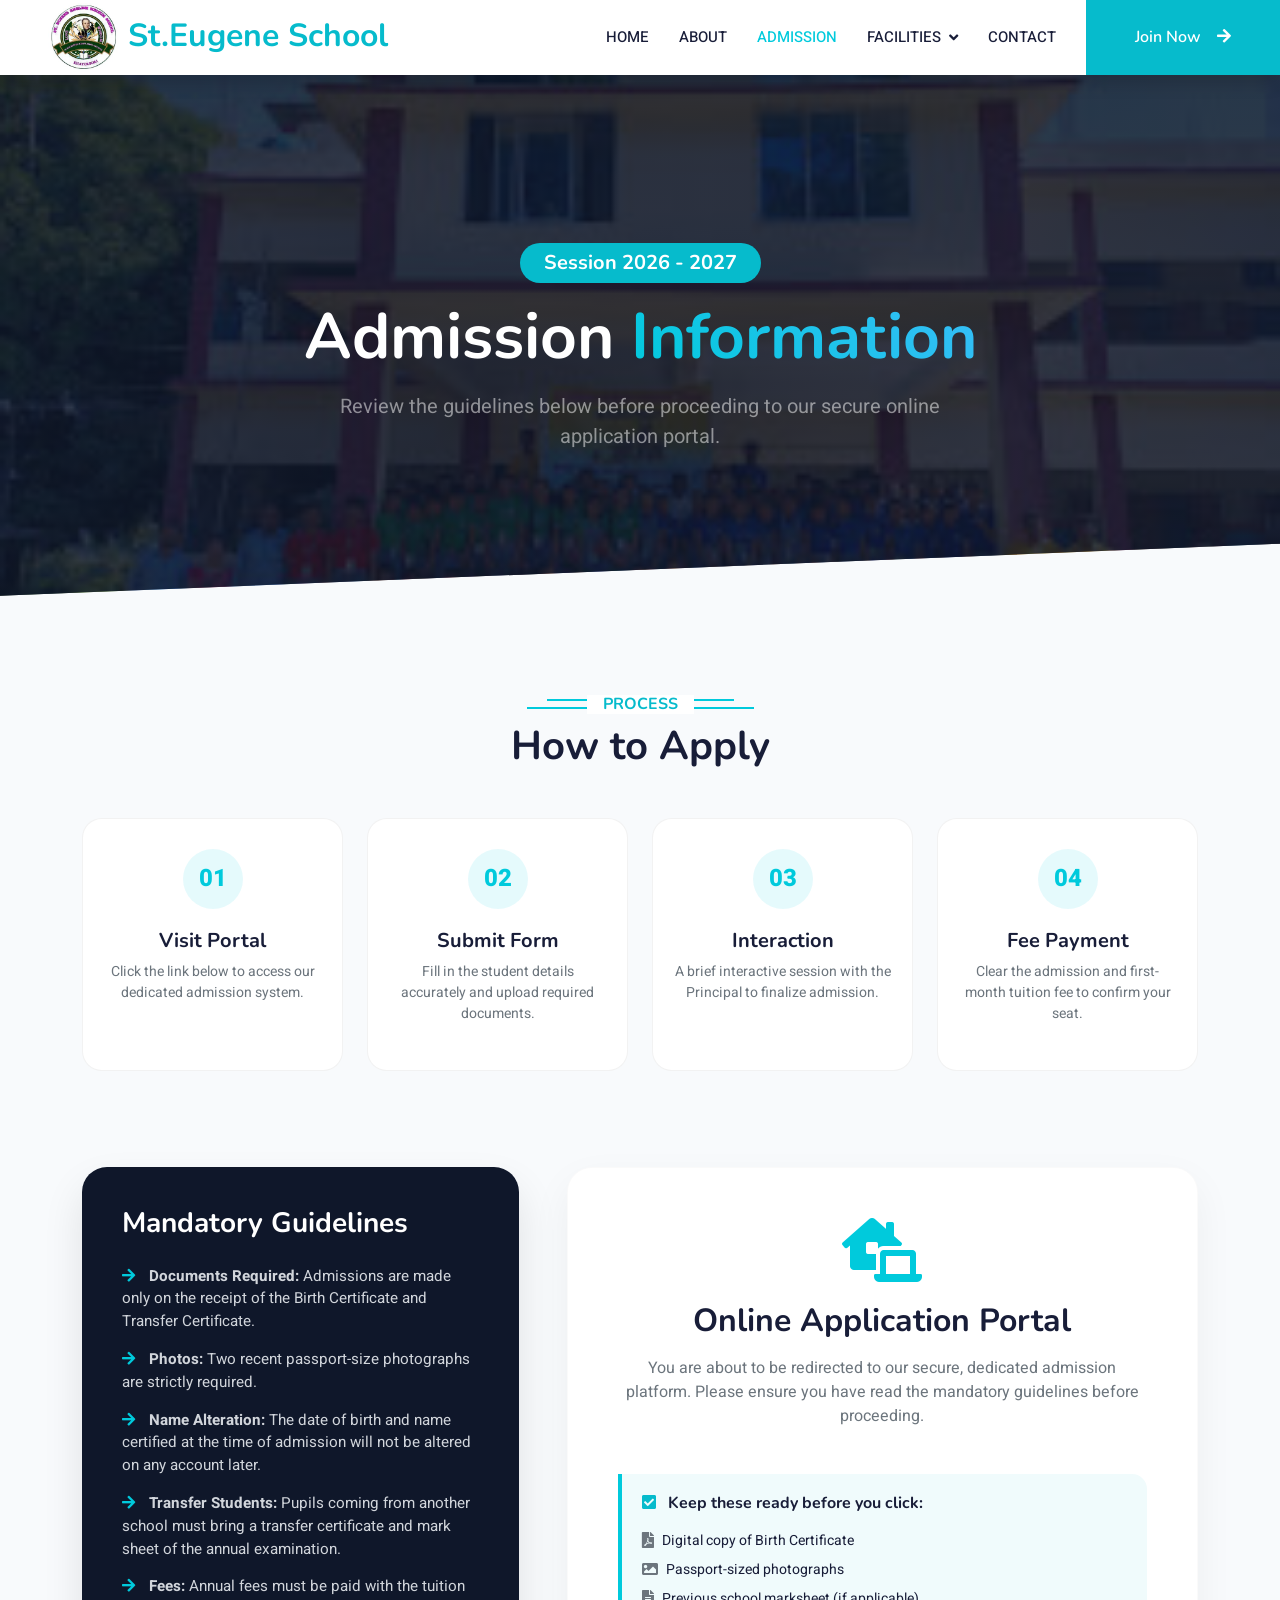
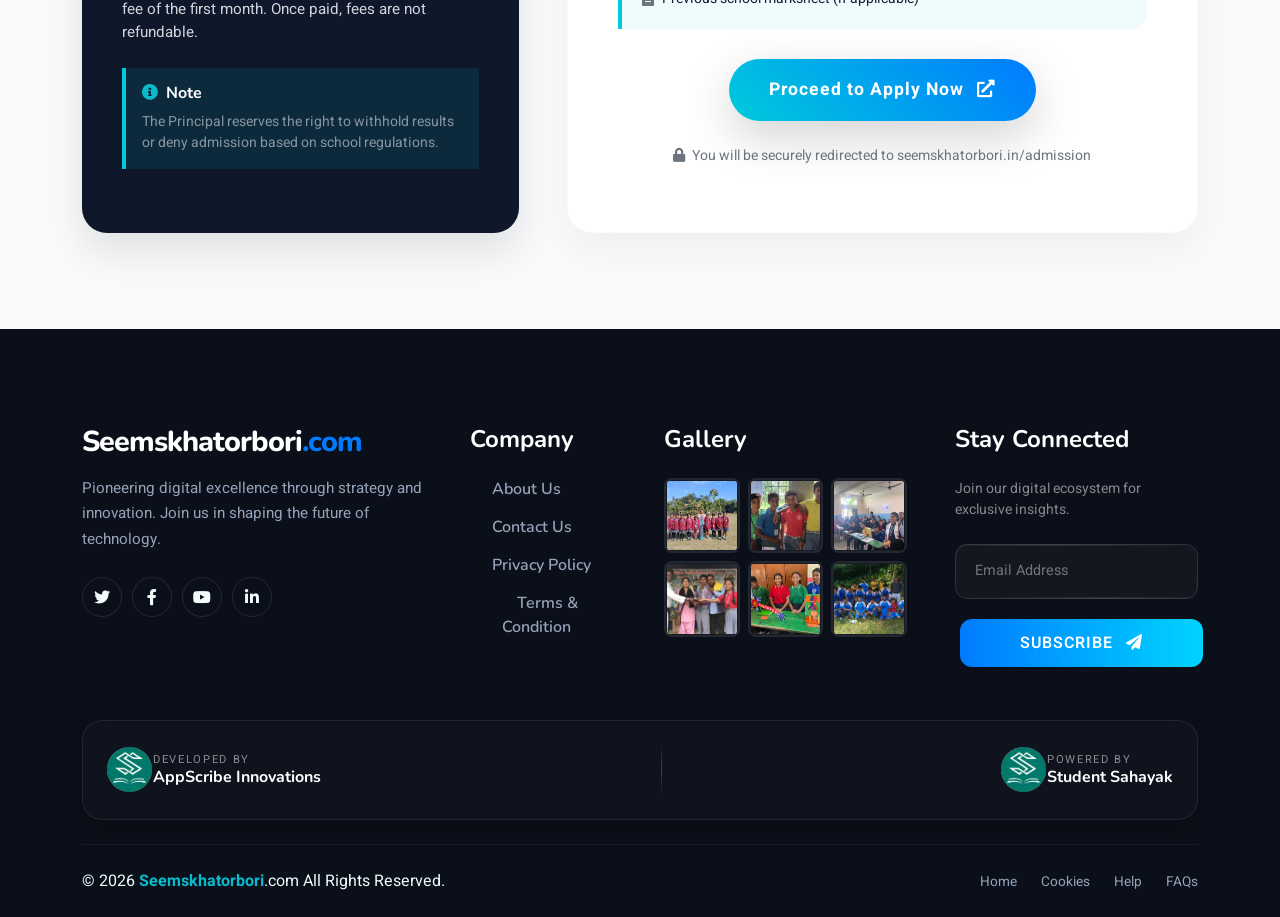
<file: admission.html>
<!DOCTYPE html>
<html lang="en">
<head>
    <meta charset="utf-8">
    <title>Admissions 2026 | St. Eugene English Medium School</title>
    <meta content="width=device-width, initial-scale=1.0" name="viewport">

    <!-- Favicon -->
    <link href="img/favicon.ico" rel="icon">

    <!-- Google Web Fonts -->
    <link rel="preconnect" href="https://fonts.googleapis.com">
    <link rel="preconnect" href="https://fonts.gstatic.com" crossorigin>
    <link href="https://fonts.googleapis.com/css2?family=Heebo:wght@400;500;600&family=Nunito:wght@600;700;800&display=swap" rel="stylesheet">

    <!-- Icon Font Stylesheet -->
    <link href="https://cdnjs.cloudflare.com/ajax/libs/font-awesome/5.10.0/css/all.min.css" rel="stylesheet">
    <link href="https://cdn.jsdelivr.net/npm/bootstrap-icons@1.4.1/font/bootstrap-icons.css" rel="stylesheet">

    <!-- Libraries Stylesheet -->
    <link href="lib/animate/animate.min.css" rel="stylesheet">
    <link href="lib/owlcarousel/assets/owl.carousel.min.css" rel="stylesheet">

    <!-- Customized Bootstrap Stylesheet -->
    <link href="css/bootstrap.min.css" rel="stylesheet">

    <!-- Template Stylesheet -->
    <link href="css/style.css" rel="stylesheet">
    <link rel="stylesheet" href="/css/footer.css">


    <style>
        :root {
            --primary: #00cadc;
            --dark-blue: #0f172a;
            --light-bg: #f8fafc;
        }

        body { font-family: 'Heebo', sans-serif; background-color: var(--light-bg); color: #444; }

        .text-gradient {
            background: linear-gradient(45deg, #00cadc, #38bdf8);
            -webkit-background-clip: text;
            -webkit-text-fill-color: transparent;
        }

        /* Hero Header */
        .admission-hero {
            background: linear-gradient(rgba(15, 23, 42, 0.85), rgba(15, 23, 42, 0.85)), url('./img/banner.jpg') center center no-repeat;
            background-size: cover;
            padding: 120px 0 80px 0;
            clip-path: polygon(0 0, 100% 0, 100% 90%, 0% 100%);
        }

        /* Admission Steps */
        .step-card {
            background: white;
            border-radius: 20px;
            padding: 30px 20px;
            text-align: center;
            border: 1px solid rgba(0,0,0,0.05);
            transition: 0.3s;
            height: 100%;
        }

        .step-card:hover {
            transform: translateY(-10px);
            box-shadow: 0 15px 35px rgba(0, 202, 220, 0.1);
            border-bottom: 4px solid var(--primary);
        }

        .step-number {
            width: 60px;
            height: 60px;
            background: rgba(0, 202, 220, 0.1);
            color: var(--primary);
            border-radius: 50%;
            display: flex;
            align-items: center;
            justify-content: center;
            margin: 0 auto 20px auto;
            font-size: 1.5rem;
            font-weight: 800;
        }

        /* Requirements Box */
        .rules-box {
            background: var(--dark-blue);
            color: white;
            border-radius: 25px;
            padding: 40px;
            height: 100%;
            box-shadow: 0 20px 40px rgba(0,0,0,0.1);
        }

        .rules-list li {
            margin-bottom: 15px;
            font-size: 0.95rem;
            color: #d1d5db;
        }

        .rules-list i { color: var(--primary); margin-right: 10px; }

        /* Application Gateway Card */
        .gateway-wrap {
            background: white;
            border-radius: 25px;
            padding: 50px;
            box-shadow: 0 15px 40px rgba(0,0,0,0.05);
            border: 1px solid rgba(0,0,0,0.02);
            text-align: center;
            height: 100%;
            display: flex;
            flex-direction: column;
            justify-content: center;
        }

        .gateway-icon {
            font-size: 4rem;
            color: var(--primary);
            margin-bottom: 20px;
        }

        .checklist-modern {
            background: #f0fbfc;
            border-left: 4px solid var(--primary);
            padding: 20px;
            border-radius: 0 15px 15px 0;
            text-align: left;
            margin: 30px 0;
        }

        .btn-redirect-modern {
            background: linear-gradient(45deg, #00cadc, #007bff);
            border: none;
            color: white;
            padding: 18px 40px;
            border-radius: 50px;
            font-size: 1.1rem;
            font-weight: 700;
            letter-spacing: 1px;
            transition: 0.3s;
            display: inline-block;
            text-decoration: none;
        }

        .btn-redirect-modern:hover {
            box-shadow: 0 15px 30px rgba(0, 202, 220, 0.4);
            transform: translateY(-3px);
            color: white;
        }
    </style>
</head>

<body>

    <!-- Navbar Start -->
    <nav class="navbar navbar-expand-lg bg-white navbar-light shadow sticky-top p-0">
        <a href="index.html" class="navbar-brand d-flex align-items-center px-4 px-lg-5">
            <h2 class="m-0 text-primary"><img src="./img/School Logo.jpg" alt="Custom Image" class="logo me-3">
                St.Eugene School</h2>
        </a>
        <button type="button" class="navbar-toggler me-4" data-bs-toggle="collapse" data-bs-target="#navbarCollapse">
            <span class="navbar-toggler-icon"></span>
        </button>
        <div class="collapse navbar-collapse" id="navbarCollapse">
            <div class="navbar-nav ms-auto p-4 p-lg-0">
                <a href="index.html" class="nav-item nav-link">Home</a>
                <a href="about.html" class="nav-item nav-link">About</a>
                <a href="admission.html" class="nav-item nav-link active">Admission</a>
                <div class="nav-item dropdown">
                    <a href="#" class="nav-link dropdown-toggle" data-bs-toggle="dropdown">Facilities</a>
                    <div class="dropdown-menu fade-down m-0">
                        <a href="faculties.html" class="dropdown-item">Faculties</a>
                        <a href="Alumnicell.html" class="dropdown-item">Alumni Cell</a>
                        <a href="404.html" class="dropdown-item">Add More</a>
                    </div>
                </div>
                <a href="contact.html" class="nav-item nav-link">Contact</a>
                <!-- <a href="https://seemskhatorbori.in/site/userlogin" class="nav-item nav-link" id="login">Login</a> -->
            </div>
            <a href="https://seemskhatorbori.in/admission" class="btn btn-primary py-4 px-lg-5 d-none d-lg-block">Join Now<i class="fa fa-arrow-right ms-3"></i></a>
        </div>
        <!-- Custom Popup -->
        <!-- <div id="popup" class="popup">
            <div class="popup-content">
                <span class="close-btn">&times;</span>
                <p>Are you a student of St.Eugene school?</p>
                <button id="yes-btn">Yes</button>
                <button id="no-btn">No</button>
            </div>
        </div> -->
    </nav>
    <!-- Navbar End -->

    <div class="container-fluid admission-hero mb-5 wow fadeIn" data-wow-delay="0.1s">
        <div class="container text-center py-5">
            <h5 class="text-white bg-primary d-inline-block px-4 py-2 rounded-pill mb-3 animated slideInDown">Session 2026 - 2027</h5>
            <h1 class="display-3 text-white fw-bold animated slideInDown">Admission <span class="text-gradient">Information</span></h1>
            <p class="text-white-50 fs-5 mx-auto mt-3 animated slideInDown" style="max-width: 700px;">
                Review the guidelines below before proceeding to our secure online application portal.
            </p>
        </div>
    </div>

    <div class="container-xxl py-5">
        <div class="container">
            <div class="text-center mx-auto mb-5 wow fadeInUp" style="max-width: 600px;">
                <h6 class="section-title bg-white text-center text-primary px-3">Process</h6>
                <h1 class="mb-4">How to Apply</h1>
            </div>
            <div class="row g-4 justify-content-center">
                <div class="col-lg-3 col-md-6 wow fadeInUp" data-wow-delay="0.1s">
                    <div class="step-card">
                        <div class="step-number">01</div>
                        <h5>Visit Portal</h5>
                        <p class="text-muted small">Click the link below to access our dedicated admission system.</p>
                    </div>
                </div>
                <div class="col-lg-3 col-md-6 wow fadeInUp" data-wow-delay="0.2s">
                    <div class="step-card">
                        <div class="step-number">02</div>
                        <h5>Submit Form</h5>
                        <p class="text-muted small">Fill in the student details accurately and upload required documents.</p>
                    </div>
                </div>
                <div class="col-lg-3 col-md-6 wow fadeInUp" data-wow-delay="0.3s">
                    <div class="step-card">
                        <div class="step-number">03</div>
                        <h5>Interaction</h5>
                        <p class="text-muted small">A brief interactive session with the Principal to finalize admission.</p>
                    </div>
                </div>
                <div class="col-lg-3 col-md-6 wow fadeInUp" data-wow-delay="0.4s">
                    <div class="step-card">
                        <div class="step-number">04</div>
                        <h5>Fee Payment</h5>
                        <p class="text-muted small">Clear the admission and first-month tuition fee to confirm your seat.</p>
                    </div>
                </div>
            </div>
        </div>
    </div>

    <div class="container-xxl py-5">
        <div class="container">
            <div class="row g-5">
                
                <div class="col-lg-5 wow fadeInLeft" data-wow-delay="0.1s">
                    <div class="rules-box">
                        <h3 class="text-white mb-4">Mandatory Guidelines</h3>
                        <ul class="list-unstyled rules-list">
                            <li><i class="fa fa-arrow-right"></i> <strong>Documents Required:</strong> Admissions are made only on the receipt of the Birth Certificate and Transfer Certificate.</li>
                            <li><i class="fa fa-arrow-right"></i> <strong>Photos:</strong> Two recent passport-size photographs are strictly required.</li>
                            <li><i class="fa fa-arrow-right"></i> <strong>Name Alteration:</strong> The date of birth and name certified at the time of admission will not be altered on any account later.</li>
                            <li><i class="fa fa-arrow-right"></i> <strong>Transfer Students:</strong> Pupils coming from another school must bring a transfer certificate and mark sheet of the annual examination.</li>
                            <li><i class="fa fa-arrow-right"></i> <strong>Fees:</strong> Annual fees must be paid with the tuition fee of the first month. Once paid, fees are not refundable.</li>
                        </ul>
                        
                        <div class="mt-4 p-3 rounded" style="background: rgba(0, 202, 220, 0.1); border-left: 4px solid var(--primary);">
                            <h6 class="text-white"><i class="fa fa-info-circle text-primary me-2"></i>Note</h6>
                            <p class="text-white-50 small mb-0">The Principal reserves the right to withhold results or deny admission based on school regulations.</p>
                        </div>
                    </div>
                </div>

                <div class="col-lg-7 wow fadeInRight" data-wow-delay="0.3s">
                    <div class="gateway-wrap">
                        <i class="fa fa-laptop-house gateway-icon"></i>
                        <h2 class="mb-3 text-dark">Online Application Portal</h2>
                        <p class="text-muted">You are about to be redirected to our secure, dedicated admission platform. Please ensure you have read the mandatory guidelines before proceeding.</p>
                        
                        <div class="checklist-modern">
                            <h6 class="mb-3"><i class="fa fa-check-square text-primary me-2"></i> Keep these ready before you click:</h6>
                            <div class="d-flex align-items-center mb-2">
                                <i class="fa fa-file-pdf text-muted me-2"></i> <small class="text-dark">Digital copy of Birth Certificate</small>
                            </div>
                            <div class="d-flex align-items-center mb-2">
                                <i class="fa fa-image text-muted me-2"></i> <small class="text-dark">Passport-sized photographs</small>
                            </div>
                            <div class="d-flex align-items-center">
                                <i class="fa fa-file-alt text-muted me-2"></i> <small class="text-dark">Previous school marksheet (if applicable)</small>
                            </div>
                        </div>

                        <div>
                            <a href="https://seemskhatorbori.in/admission" class="btn-redirect-modern shadow-lg">
                                Proceed to Apply Now <i class="fa fa-external-link-alt ms-2"></i>
                            </a>
                        </div>
                        <p class="mt-4 small text-muted"><i class="fa fa-lock me-1"></i> You will be securely redirected to seemskhatorbori.in/admission</p>
                    </div>
                </div>

            </div>
        </div>
    </div>

    <!-- footer -->
    <footer class="container-fluid bg-dark text-light footer pt-5 mt-5 wow fadeIn" data-wow-delay="0.1s">
        <div class="container py-5">
            <div class="row g-5">
                <div class="col-lg-4 col-md-6">
                    <h4 class="text-white mb-3 footer-brand-title">Seemskhatorbori<span>.com</span></h4>
                    <p class="footer-desc">Pioneering digital excellence through strategy and innovation. Join us in shaping the future of technology.</p>
                    <div class="d-flex pt-2">
                        <a class="btn btn-outline-light btn-social-modern" href=""><i class="fab fa-twitter"></i></a>
                        <a class="btn btn-outline-light btn-social-modern" href=""><i class="fab fa-facebook-f"></i></a>
                        <a class="btn btn-outline-light btn-social-modern" href=""><i class="fab fa-youtube"></i></a>
                        <a class="btn btn-outline-light btn-social-modern" href=""><i class="fab fa-linkedin-in"></i></a>
                    </div>
                </div>

                <div class="col-lg-2 col-md-6">
                    <h4 class="text-white mb-3">Company</h4>
                    <a class="btn btn-link link-hover" href="./about.html">About Us</a>
                    <a class="btn btn-link link-hover" href="./contact.html">Contact Us</a>
                    <a class="btn btn-link link-hover" href="./privacyp.html">Privacy Policy</a>
                    <a class="btn btn-link link-hover" href="./t&c.html">Terms & Condition</a>
                </div>

                <div class="col-lg-3 col-md-6">
                    <h4 class="text-white mb-3">Gallery</h4>
                    <div class="row g-2 pt-2 footer-gallery">
                        <div class="col-4">
                            <div class="gallery-item">
                                <img class="img-fluid" src="./img/Gallery1.jpg" alt="Gallery 1">
                            </div>
                        </div>
                        <div class="col-4">
                            <div class="gallery-item">
                                <img class="img-fluid" src="./img/Gallery2.jpg" alt="Gallery 2">
                            </div>
                        </div>
                        <div class="col-4">
                            <div class="gallery-item">
                                <img class="img-fluid" src="./img/Gallery3.jpg" alt="Gallery 3">
                            </div>
                        </div>
                        <div class="col-4">
                            <div class="gallery-item">
                                <img class="img-fluid" src="./img/Gallery4.jpg" alt="Gallery 4">
                            </div>
                        </div>
                        <div class="col-4">
                            <div class="gallery-item">
                                <img class="img-fluid" src="./img/Gallery5.jpg" alt="Gallery 5">
                            </div>
                        </div>
                        <div class="col-4">
                            <div class="gallery-item">
                                <img class="img-fluid" src="./img/Gallery6.jpg" alt="Gallery 6">
                            </div>
                        </div>
                    </div>
                </div>

                <div class="col-lg-3 col-md-6">
                    <h4 class="text-white mb-4">Stay Connected</h4>
                    <p class="small text-white-50 mb-4">Join our digital ecosystem for exclusive insights.</p>
                    
                    <div class="newsletter-wrapper">
                        <form action="#" class="futuristic-form">
                            <div class="input-group-modern">
                                <input type="email" class="modern-input" placeholder=" " id="userEmail" required>
                                <label for="userEmail" class="floating-label">Email Address</label>
                                <div class="input-gradient-border"></div>
                            </div>
                            <button type="submit" class="btn-futuristic">
                                <span>Subscribe</span>
                                <i class="fas fa-paper-plane ms-2"></i>
                            </button>
                        </form>
                    </div>
                </div>
            </div>
        </div>

        <div class="container pb-4">
            <div class="attribution-glass-bar d-flex flex-wrap justify-content-center justify-content-md-between align-items-center p-4">
                
                <div class="attribution-item d-flex align-items-center">
                    <div class="brand-logo-small me-3">
                        <img src="./img/brandlogo.png" alt="AppScribe Logo" class="img-fluid">
                    </div>
                    <div class="brand-text">
                        <span class="text-white-50 small text-uppercase tracking-wider d-block">Developed By</span>
                        <h6 class="text-white mb-0">AppScribe Innovations</h6>
                    </div>
                </div>

                <div class="power-divider d-none d-md-block"></div>

                <div class="attribution-item d-flex align-items-center mt-3 mt-md-0">
                    <div class="brand-logo-small me-3">
                        <img src="./img/brandlogo.png" alt="Student Sahayak Logo" class="img-fluid">
                    </div>
                    <div class="brand-text">
                        <span class="text-white-50 small text-uppercase tracking-wider d-block">Powered By</span>
                        <h6 class="text-white mb-0">Student Sahayak</h6>
                    </div>
                </div>

            </div>
        </div>

        <div class="container">
            <div class="copyright-bottom py-4">
                <div class="row align-items-center">
                    <div class="col-md-6 text-center text-md-start">
                        <p class="mb-0">&copy; 2026 <a class="fw-bold text-primary" href="#">Seemskhatorbori</a>.com All Rights Reserved.</p>
                    </div>
                    <div class="col-md-6 text-center text-md-end mt-3 mt-md-0">
                        <div class="footer-menu">
                            <a href="#">Home</a>
                            <a href="./cookies.html">Cookies</a>
                            <a href="./help.html">Help</a>
                            <a href="./faq.html">FAQs</a>
                        </div>
                    </div>
                </div>
            </div>
        </div>
    </footer>
    <!-- footer end -->

    <script src="./js/main.js"></script>
    <script src="https://code.jquery.com/jquery-3.4.1.min.js"></script>
    <script src="https://cdn.jsdelivr.net/npm/bootstrap@5.0.0/dist/js/bootstrap.bundle.min.js"></script>
    <script src="lib/wow/wow.min.js"></script>
    <script>new WOW().init();</script>

    <!-- JavaScript Libraries -->
    <script src="https://code.jquery.com/jquery-3.4.1.min.js"></script>
    <script src="https://cdn.jsdelivr.net/npm/bootstrap@5.0.0/dist/js/bootstrap.bundle.min.js"></script>
    <script src="lib/wow/wow.min.js"></script>
    <script src="lib/easing/easing.min.js"></script>
    <script src="lib/waypoints/waypoints.min.js"></script>
    <script src="lib/owlcarousel/owl.carousel.min.js"></script>

</body>
</html>
</file>
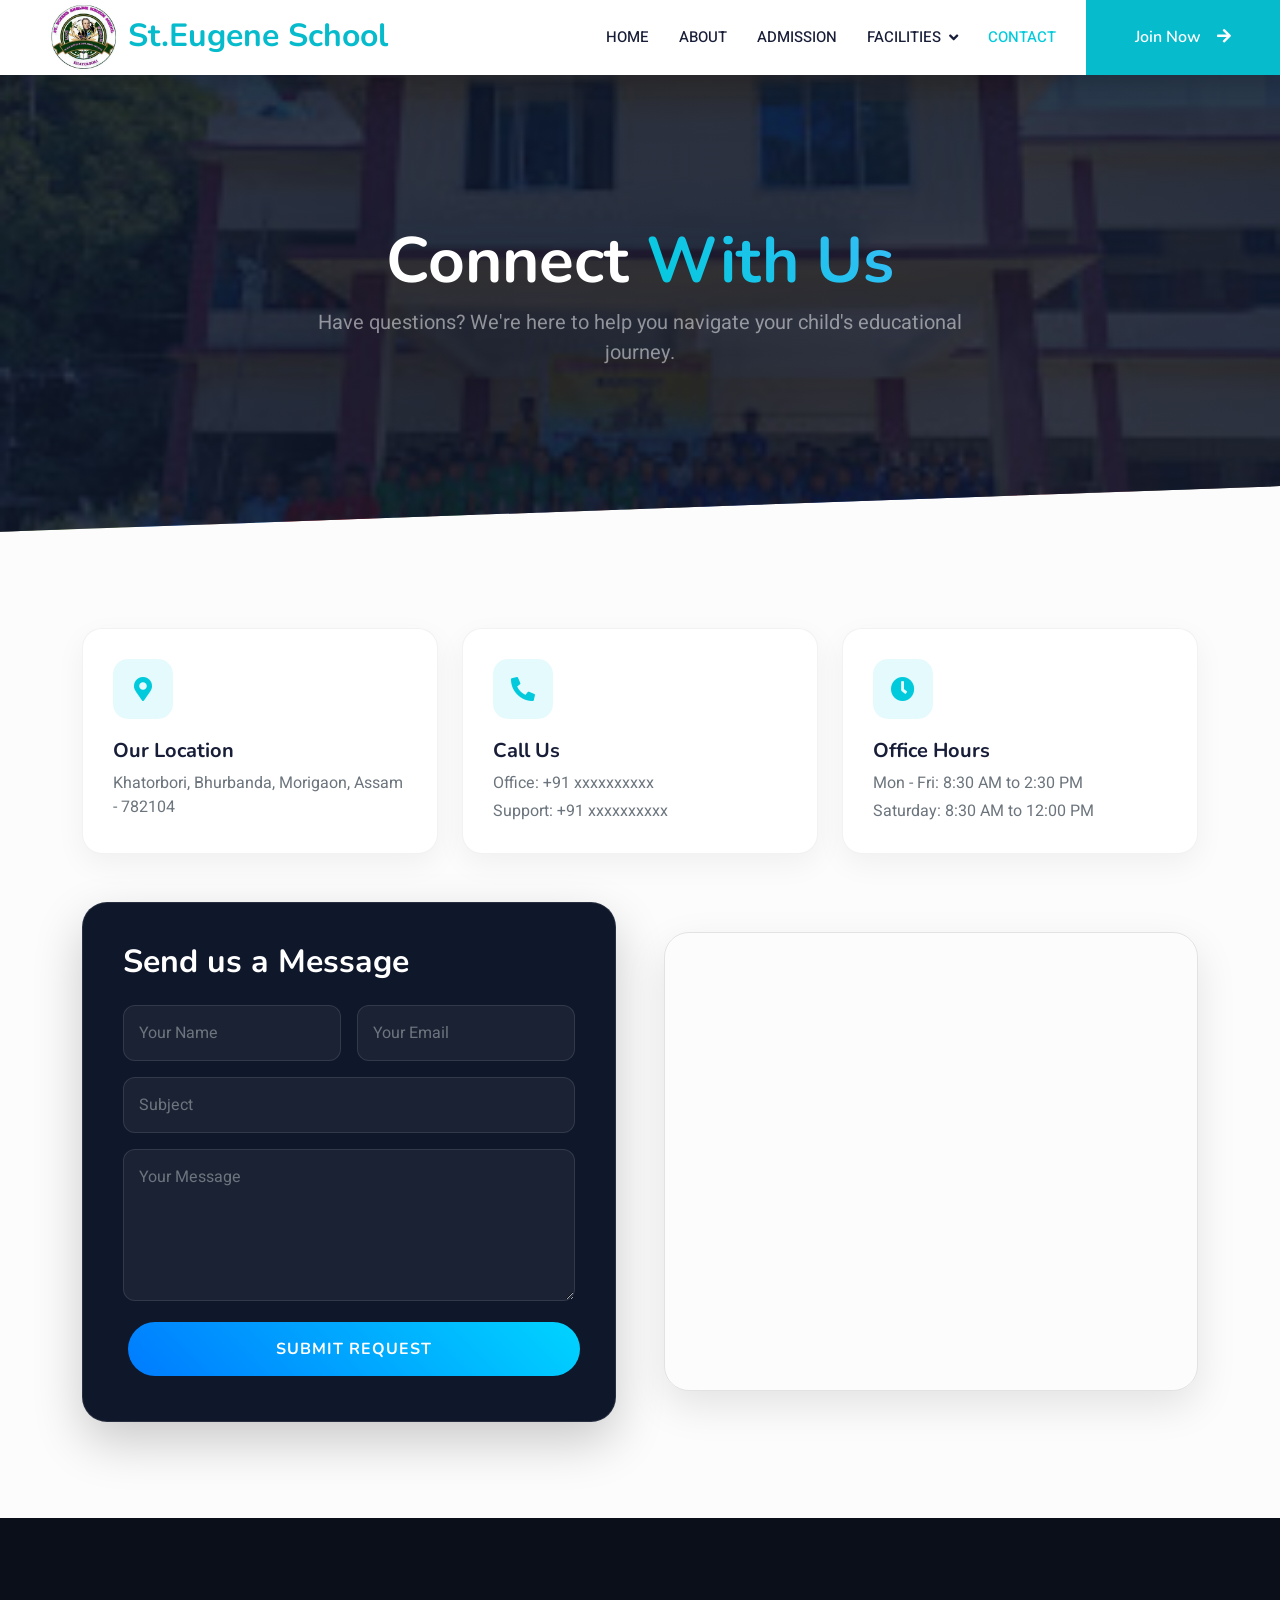
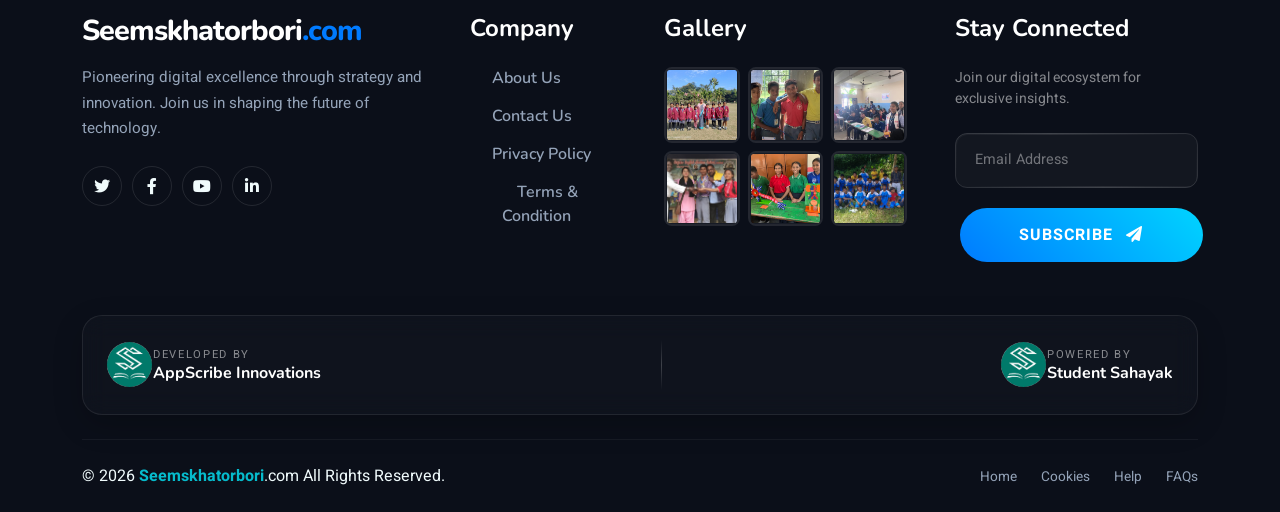
<file: contact.html>
<!DOCTYPE html>
<html lang="en">
<head>
    <meta charset="utf-8">
    <title>Contact Us | St. Eugene English Medium School</title>
    <meta content="width=device-width, initial-scale=1.0" name="viewport">

    <!-- Favicon -->
    <link href="img/favicon.ico" rel="icon">

    <!-- Google Web Fonts -->
    <link rel="preconnect" href="https://fonts.googleapis.com">
    <link rel="preconnect" href="https://fonts.gstatic.com" crossorigin>
    <link href="https://fonts.googleapis.com/css2?family=Heebo:wght@400;500;600&family=Nunito:wght@600;700;800&display=swap" rel="stylesheet">

    <!-- Icon Font Stylesheet -->
    <link href="https://cdnjs.cloudflare.com/ajax/libs/font-awesome/5.10.0/css/all.min.css" rel="stylesheet">
    <link href="https://cdn.jsdelivr.net/npm/bootstrap-icons@1.4.1/font/bootstrap-icons.css" rel="stylesheet">

    <!-- Libraries Stylesheet -->
    <link href="lib/animate/animate.min.css" rel="stylesheet">
    <link href="lib/owlcarousel/assets/owl.carousel.min.css" rel="stylesheet">

    <!-- Customized Bootstrap Stylesheet -->
    <link href="css/bootstrap.min.css" rel="stylesheet">

    <!-- Template Stylesheet -->
    <link href="css/style.css" rel="stylesheet">
    <link rel="stylesheet" href="/css/footer.css">

    <link href="https://fonts.googleapis.com/css2?family=Heebo:wght@400;500;600&family=Inter:wght@700;800&display=swap" rel="stylesheet">

    <style>
        :root {
            --primary: #00cadc;
            --dark-blue: #0f172a;
            --glass: rgba(255, 255, 255, 0.03);
        }

        body { font-family: 'Heebo', sans-serif; background-color: #fcfcfc; color: #444; }

        .text-gradient {
            background: linear-gradient(45deg, #00cadc, #38bdf8);
            -webkit-background-clip: text;
            -webkit-text-fill-color: transparent;
        }

        /* Hero Header */
        .contact-hero {
            background: linear-gradient(rgba(15, 23, 42, .85), rgba(15, 23, 42, .85)), url('./img/banner.jpg') center center no-repeat;
            background-size: cover;
            padding: 100px 0;
            clip-path: polygon(0 0, 100% 0, 100% 90%, 0% 100%);
        }

        /* Glassmorphism Form */
        .glass-form-container {
            background: var(--dark-blue);
            padding: 40px;
            border-radius: 25px;
            box-shadow: 0 20px 50px rgba(0,0,0,0.2);
            border: 1px solid rgba(255, 255, 255, 0.1);
        }

        .form-control-modern {
            background: rgba(255, 255, 255, 0.05);
            border: 1px solid rgba(255, 255, 255, 0.1);
            border-radius: 12px;
            padding: 15px;
            color: white !important;
            transition: 0.3s;
        }

        .form-control-modern:focus {
            background: rgba(255, 255, 255, 0.1);
            border-color: var(--primary);
            box-shadow: 0 0 15px rgba(0, 202, 220, 0.3);
            outline: none;
        }

        /* Contact Info Cards */
        .contact-card {
            background: white;
            padding: 30px;
            border-radius: 20px;
            border: 1px solid rgba(0,0,0,0.05);
            box-shadow: 0 10px 30px rgba(0,0,0,0.05);
            height: 100%;
            transition: 0.3s;
        }

        .contact-card:hover { transform: translateY(-5px); }

        .icon-box-modern {
            width: 60px;
            height: 60px;
            background: rgba(0, 202, 220, 0.1);
            color: var(--primary);
            border-radius: 15px;
            display: flex;
            align-items: center;
            justify-content: center;
            margin-bottom: 20px;
            font-size: 1.5rem;
        }

        /* Map Fix */
        .map-wrapper {
            border-radius: 25px;
            overflow: hidden;
            border: 1px solid rgba(0,0,0,0.1);
            box-shadow: 0 15px 40px rgba(0,0,0,0.1);
        }

        .btn-futuristic {
            background: linear-gradient(45deg, #007bff, #00d4ff);
            border: none;
            color: white;
            padding: 15px 40px;
            border-radius: 50px;
            font-weight: 700;
            text-transform: uppercase;
            letter-spacing: 1px;
            transition: 0.3s;
        }

        .btn-futuristic:hover {
            box-shadow: 0 10px 25px rgba(0, 212, 255, 0.4);
            transform: scale(1.02);
        }
    </style>
</head>

<body>

    <!-- Navbar Start -->
    <nav class="navbar navbar-expand-lg bg-white navbar-light shadow sticky-top p-0">
        <a href="index.html" class="navbar-brand d-flex align-items-center px-4 px-lg-5">
            <h2 class="m-0 text-primary"><img src="./img/School Logo.jpg" alt="Custom Image" class="logo me-3">
                St.Eugene School</h2>
        </a>
        <button type="button" class="navbar-toggler me-4" data-bs-toggle="collapse" data-bs-target="#navbarCollapse">
            <span class="navbar-toggler-icon"></span>
        </button>
        <div class="collapse navbar-collapse" id="navbarCollapse">
            <div class="navbar-nav ms-auto p-4 p-lg-0">
                <a href="index.html" class="nav-item nav-link">Home</a>
                <a href="about.html" class="nav-item nav-link">About</a>
                <a href="admission.html" class="nav-item nav-link">Admission</a>
                <div class="nav-item dropdown">
                    <a href="#" class="nav-link dropdown-toggle" data-bs-toggle="dropdown">Facilities</a>
                    <div class="dropdown-menu fade-down m-0">
                        <a href="faculties.html" class="dropdown-item">Faculties</a>
                        <a href="Alumnicell.html" class="dropdown-item">Alumni Cell</a>
                        <a href="404.html" class="dropdown-item">Add More</a>
                    </div>
                </div>
                <a href="contact.html" class="nav-item nav-link active">Contact</a>
                <!-- <a href="https://seemskhatorbori.in/site/userlogin" class="nav-item nav-link" id="login">Login</a> -->
            </div>
            <a href="https://seemskhatorbori.in/admission" class="btn btn-primary py-4 px-lg-5 d-none d-lg-block">Join Now<i class="fa fa-arrow-right ms-3"></i></a>
        </div>
        <!-- Custom Popup -->
        <!-- <div id="popup" class="popup">
            <div class="popup-content">
                <span class="close-btn">&times;</span>
                <p>Are you a student of St.Eugene school?</p>
                <button id="yes-btn">Yes</button>
                <button id="no-btn">No</button>
            </div>
        </div> -->
    </nav>
    <!-- Navbar End -->

    <div class="container-fluid contact-hero mb-5 wow fadeIn" data-wow-delay="0.1s">
        <div class="container text-center py-5">
            <h1 class="display-3 text-white fw-bold animated slideInDown">Connect <span class="text-gradient">With Us</span></h1>
            <p class="text-white-50 fs-5 mx-auto animated slideInDown" style="max-width: 700px;">
                Have questions? We're here to help you navigate your child's educational journey.
            </p>
        </div>
    </div>

    <div class="container-xxl py-5">
        <div class="container">
            <div class="row g-4 mb-5">
                <div class="col-lg-4 col-md-6 wow fadeInUp" data-wow-delay="0.1s">
                    <div class="contact-card">
                        <div class="icon-box-modern"><i class="fa fa-map-marker-alt"></i></div>
                        <h5>Our Location</h5>
                        <p class="mb-0 text-muted">Khatorbori, Bhurbanda, Morigaon, Assam - 782104</p>
                    </div>
                </div>
                <div class="col-lg-4 col-md-6 wow fadeInUp" data-wow-delay="0.3s">
                    <div class="contact-card">
                        <div class="icon-box-modern"><i class="fa fa-phone-alt"></i></div>
                        <h5>Call Us</h5>
                        <p class="mb-1 text-muted">Office: +91 xxxxxxxxxx</p>
                        <p class="mb-0 text-muted">Support: +91 xxxxxxxxxx</p>
                    </div>
                </div>
                <div class="col-lg-4 col-md-6 wow fadeInUp" data-wow-delay="0.5s">
                    <div class="contact-card">
                        <div class="icon-box-modern"><i class="fa fa-clock"></i></div>
                        <h5>Office Hours</h5>
                        <p class="mb-1 text-muted">Mon - Fri: 8:30 AM to 2:30 PM</p>
                        <p class="mb-0 text-muted">Saturday: 8:30 AM to 12:00 PM</p>
                    </div>
                </div>
            </div>

            <div class="row g-5 align-items-center">
                <div class="col-lg-6 wow fadeInLeft" data-wow-delay="0.1s">
                    <div class="glass-form-container">
                        <h2 class="text-white mb-4">Send us a Message</h2>
                        <form>
                            <div class="row g-3">
                                <div class="col-md-6">
                                    <input type="text" class="form-control form-control-modern" placeholder="Your Name">
                                </div>
                                <div class="col-md-6">
                                    <input type="email" class="form-control form-control-modern" placeholder="Your Email">
                                </div>
                                <div class="col-12">
                                    <input type="text" class="form-control form-control-modern" placeholder="Subject">
                                </div>
                                <div class="col-12">
                                    <textarea class="form-control form-control-modern" rows="5" placeholder="Your Message"></textarea>
                                </div>
                                <div class="col-12">
                                    <button class="btn btn-futuristic w-100" type="submit">Submit Request</button>
                                </div>
                            </div>
                        </form>
                    </div>
                </div>

                <div class="col-lg-6 wow fadeInRight" data-wow-delay="0.3s">
                    <div class="map-wrapper h-100">
                        <iframe class="w-100" style="min-height: 450px;"
                        src="https://www.google.com/maps/embed?pb=!1m18!1m12!1m3!1d3576.350373804207!2d92.36108592800332!3d26.315151781345474!2m3!1f0!2f0!3f0!3m2!1i1024!2i768!4f13.1!3m3!1m2!1s0x375ad7ed0fc38943%3A0x656e7b228b9be8fc!2sSt.%20Eugene%20English%20Medium%20School!5e0!3m2!1sen!2sin!4v1773665027361!5m2!1sen!2sin"
                        frameborder="0" allowfullscreen="" aria-hidden="false" tabindex="0"></iframe>
                    </div>
                </div>
            </div>
        </div>
    </div>

    <!-- footer -->
    <footer class="container-fluid bg-dark text-light footer pt-5 mt-5 wow fadeIn" data-wow-delay="0.1s">
        <div class="container py-5">
            <div class="row g-5">
                <div class="col-lg-4 col-md-6">
                    <h4 class="text-white mb-3 footer-brand-title">Seemskhatorbori<span>.com</span></h4>
                    <p class="footer-desc">Pioneering digital excellence through strategy and innovation. Join us in shaping the future of technology.</p>
                    <div class="d-flex pt-2">
                        <a class="btn btn-outline-light btn-social-modern" href=""><i class="fab fa-twitter"></i></a>
                        <a class="btn btn-outline-light btn-social-modern" href=""><i class="fab fa-facebook-f"></i></a>
                        <a class="btn btn-outline-light btn-social-modern" href=""><i class="fab fa-youtube"></i></a>
                        <a class="btn btn-outline-light btn-social-modern" href=""><i class="fab fa-linkedin-in"></i></a>
                    </div>
                </div>

                <div class="col-lg-2 col-md-6">
                    <h4 class="text-white mb-3">Company</h4>
                    <a class="btn btn-link link-hover" href="./about.html">About Us</a>
                    <a class="btn btn-link link-hover" href="./contact.html">Contact Us</a>
                    <a class="btn btn-link link-hover" href="./privacyp.html">Privacy Policy</a>
                    <a class="btn btn-link link-hover" href="./t&c.html">Terms & Condition</a>
                </div>

                <div class="col-lg-3 col-md-6">
                    <h4 class="text-white mb-3">Gallery</h4>
                    <div class="row g-2 pt-2 footer-gallery">
                        <div class="col-4">
                            <div class="gallery-item">
                                <img class="img-fluid" src="./img/Gallery1.jpg" alt="Gallery 1">
                            </div>
                        </div>
                        <div class="col-4">
                            <div class="gallery-item">
                                <img class="img-fluid" src="./img/Gallery2.jpg" alt="Gallery 2">
                            </div>
                        </div>
                        <div class="col-4">
                            <div class="gallery-item">
                                <img class="img-fluid" src="./img/Gallery3.jpg" alt="Gallery 3">
                            </div>
                        </div>
                        <div class="col-4">
                            <div class="gallery-item">
                                <img class="img-fluid" src="./img/Gallery4.jpg" alt="Gallery 4">
                            </div>
                        </div>
                        <div class="col-4">
                            <div class="gallery-item">
                                <img class="img-fluid" src="./img/Gallery5.jpg" alt="Gallery 5">
                            </div>
                        </div>
                        <div class="col-4">
                            <div class="gallery-item">
                                <img class="img-fluid" src="./img/Gallery6.jpg" alt="Gallery 6">
                            </div>
                        </div>
                    </div>
                </div>

                <div class="col-lg-3 col-md-6">
                    <h4 class="text-white mb-4">Stay Connected</h4>
                    <p class="small text-white-50 mb-4">Join our digital ecosystem for exclusive insights.</p>
                    
                    <div class="newsletter-wrapper">
                        <form action="#" class="futuristic-form">
                            <div class="input-group-modern">
                                <input type="email" class="modern-input" placeholder=" " id="userEmail" required>
                                <label for="userEmail" class="floating-label">Email Address</label>
                                <div class="input-gradient-border"></div>
                            </div>
                            <button type="submit" class="btn-futuristic">
                                <span>Subscribe</span>
                                <i class="fas fa-paper-plane ms-2"></i>
                            </button>
                        </form>
                    </div>
                </div>
            </div>
        </div>

        <div class="container pb-4">
            <div class="attribution-glass-bar d-flex flex-wrap justify-content-center justify-content-md-between align-items-center p-4">
                
                <div class="attribution-item d-flex align-items-center">
                    <div class="brand-logo-small me-3">
                        <img src="./img/brandlogo.png" alt="AppScribe Logo" class="img-fluid">
                    </div>
                    <div class="brand-text">
                        <span class="text-white-50 small text-uppercase tracking-wider d-block">Developed By</span>
                        <h6 class="text-white mb-0">AppScribe Innovations</h6>
                    </div>
                </div>

                <div class="power-divider d-none d-md-block"></div>

                <div class="attribution-item d-flex align-items-center mt-3 mt-md-0">
                    <div class="brand-logo-small me-3">
                        <img src="./img/brandlogo.png" alt="Student Sahayak Logo" class="img-fluid">
                    </div>
                    <div class="brand-text">
                        <span class="text-white-50 small text-uppercase tracking-wider d-block">Powered By</span>
                        <h6 class="text-white mb-0">Student Sahayak</h6>
                    </div>
                </div>

            </div>
        </div>

        <div class="container">
            <div class="copyright-bottom py-4">
                <div class="row align-items-center">
                    <div class="col-md-6 text-center text-md-start">
                        <p class="mb-0">&copy; 2026 <a class="fw-bold text-primary" href="#">Seemskhatorbori</a>.com All Rights Reserved.</p>
                    </div>
                    <div class="col-md-6 text-center text-md-end mt-3 mt-md-0">
                        <div class="footer-menu">
                            <a href="#">Home</a>
                            <a href="./cookies.html">Cookies</a>
                            <a href="./help.html">Help</a>
                            <a href="./faq.html">FAQs</a>
                        </div>
                    </div>
                </div>
            </div>
        </div>
    </footer>
    <!-- footer end -->

    <script src="https://code.jquery.com/jquery-3.4.1.min.js"></script>
    <script src="https://cdn.jsdelivr.net/npm/bootstrap@5.0.0/dist/js/bootstrap.bundle.min.js"></script>
    <script src="lib/wow/wow.min.js"></script>
    <script>new WOW().init();</script>

    <!-- JavaScript Libraries -->
    <script src="https://code.jquery.com/jquery-3.4.1.min.js"></script>
    <script src="https://cdn.jsdelivr.net/npm/bootstrap@5.0.0/dist/js/bootstrap.bundle.min.js"></script>
    <script src="lib/wow/wow.min.js"></script>
    <script src="lib/easing/easing.min.js"></script>
    <script src="lib/waypoints/waypoints.min.js"></script>
    <script src="lib/owlcarousel/owl.carousel.min.js"></script>

</body>
</html>
</file>
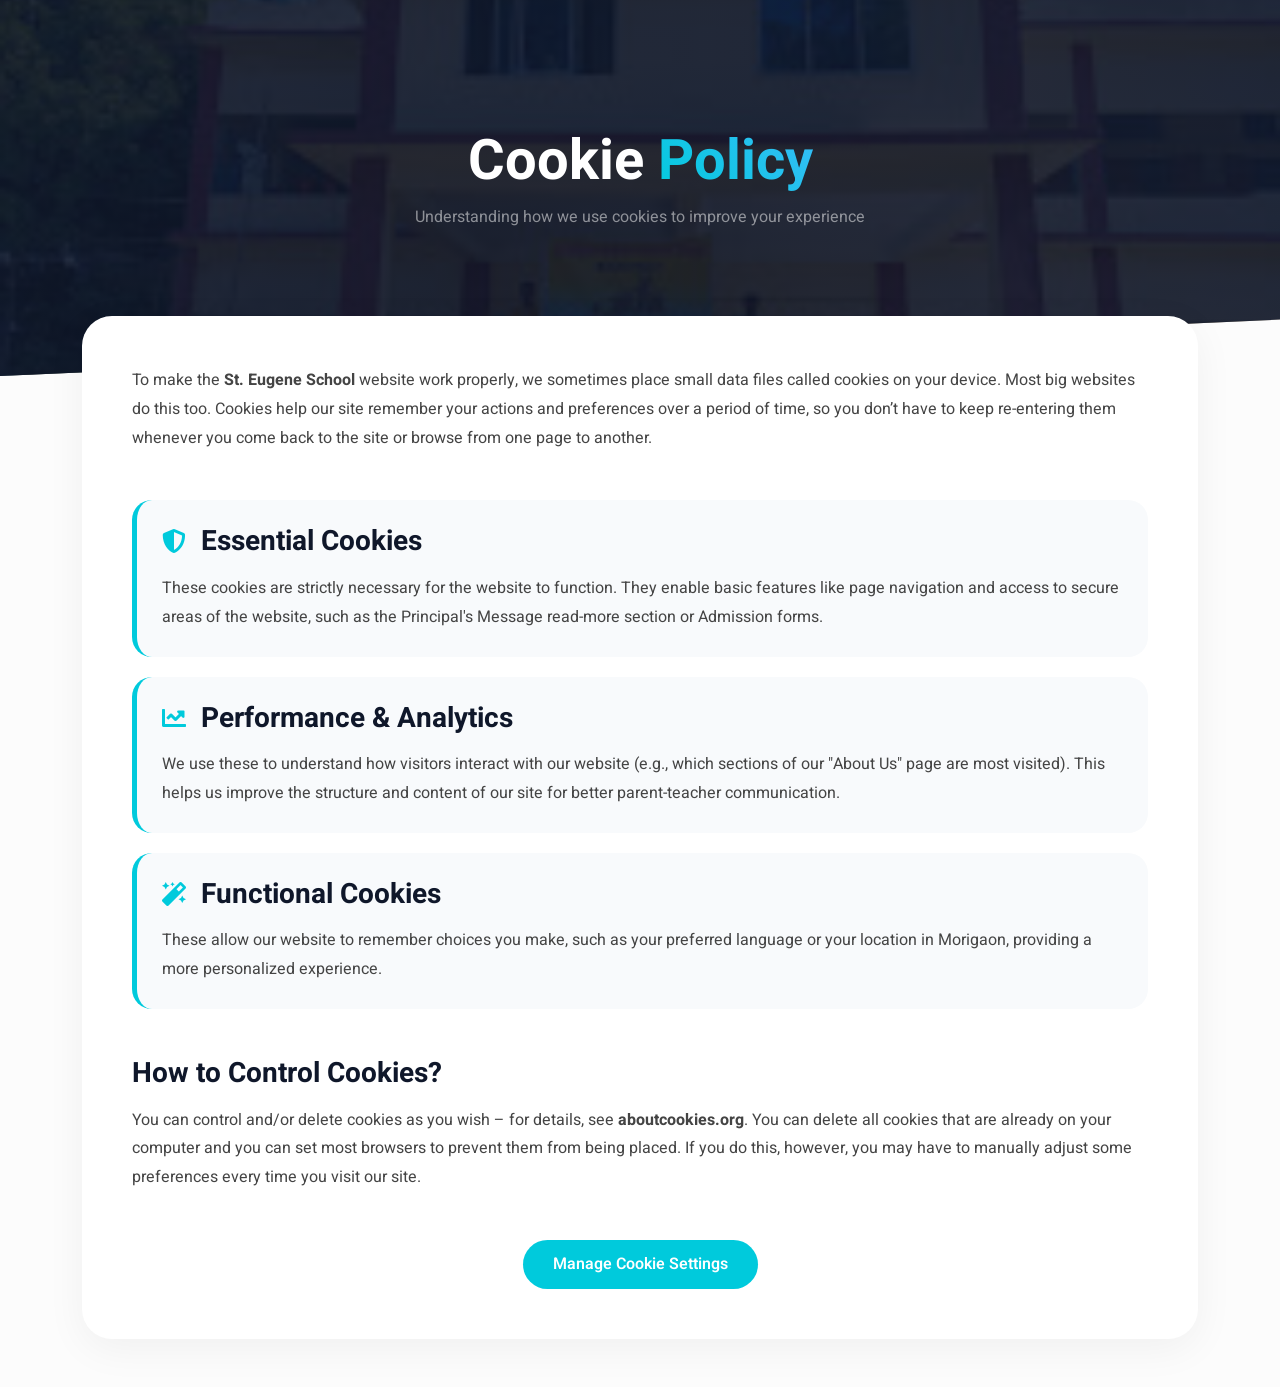
<file: cookies.html>
<!DOCTYPE html>
<html lang="en">
<head>
    <meta charset="utf-8">
    <title>Cookie Policy | St. Eugene English Medium School</title>
    <meta content="width=device-width, initial-scale=1.0" name="viewport">

    <link href="https://fonts.googleapis.com/css2?family=Heebo:wght@400;500;600&family=Inter:wght@700;800&display=swap" rel="stylesheet">
    <link href="https://cdnjs.cloudflare.com/ajax/libs/font-awesome/5.10.0/css/all.min.css" rel="stylesheet">
    <link href="https://cdn.jsdelivr.net/npm/bootstrap@5.0.0/dist/css/bootstrap.min.css" rel="stylesheet">
    <link href="lib/animate/animate.min.css" rel="stylesheet">

    <style>
        :root {
            --primary: #00cadc;
            --dark-blue: #0f172a;
        }

        body { font-family: 'Heebo', sans-serif; background-color: #fcfcfc; color: #444; line-height: 1.8; }

        .text-gradient {
            background: linear-gradient(45deg, #00cadc, #38bdf8);
            -webkit-background-clip: text;
            -webkit-text-fill-color: transparent;
        }

        /* Hero Header */
        .cookie-hero {
            background: linear-gradient(rgba(15, 23, 42, .9), rgba(15, 23, 42, .9)), url('./img/banner.jpg') center center no-repeat;
            background-size: cover;
            padding: 80px 0;
            clip-path: polygon(0 0, 100% 0, 100% 85%, 0% 100%);
        }

        .cookie-container {
            background: white;
            padding: 50px;
            border-radius: 30px;
            box-shadow: 0 10px 40px rgba(0,0,0,0.05);
            margin-top: -60px;
            position: relative;
            z-index: 2;
        }

        .cookie-card {
            background: #f8fafc;
            border-radius: 20px;
            padding: 25px;
            margin-bottom: 20px;
            border-left: 5px solid var(--primary);
        }

        h3 { color: var(--dark-blue); font-weight: 700; margin-bottom: 15px; }
        
        .icon-cookie {
            color: var(--primary);
            margin-right: 15px;
            font-size: 1.5rem;
        }

        .btn-manage {
            background: var(--primary);
            color: white;
            border-radius: 50px;
            padding: 10px 30px;
            font-weight: 600;
            border: none;
            transition: 0.3s;
        }

        .btn-manage:hover {
            box-shadow: 0 10px 20px rgba(0, 202, 220, 0.3);
            transform: translateY(-2px);
            color: white;
        }
    </style>
</head>

<body>

    <div class="container-fluid cookie-hero wow fadeIn" data-wow-delay="0.1s">
        <div class="container text-center py-5">
            <h1 class="display-4 text-white fw-bold animated slideInDown">Cookie <span class="text-gradient">Policy</span></h1>
            <p class="text-white-50">Understanding how we use cookies to improve your experience</p>
        </div>
    </div>

    <div class="container pb-5">
        <div class="cookie-container wow fadeInUp" data-wow-delay="0.3s">
            
            <div class="mb-5">
                <p>To make the <strong>St. Eugene School</strong> website work properly, we sometimes place small data files called cookies on your device. Most big websites do this too. Cookies help our site remember your actions and preferences over a period of time, so you don’t have to keep re-entering them whenever you come back to the site or browse from one page to another.</p>
            </div>

            <div class="cookie-card">
                <h3><i class="fas fa-shield-alt icon-cookie"></i>Essential Cookies</h3>
                <p class="mb-0">These cookies are strictly necessary for the website to function. They enable basic features like page navigation and access to secure areas of the website, such as the Principal's Message read-more section or Admission forms.</p>
            </div>

            <div class="cookie-card">
                <h3><i class="fas fa-chart-line icon-cookie"></i>Performance & Analytics</h3>
                <p class="mb-0">We use these to understand how visitors interact with our website (e.g., which sections of our "About Us" page are most visited). This helps us improve the structure and content of our site for better parent-teacher communication.</p>
            </div>

            <div class="cookie-card">
                <h3><i class="fas fa-magic icon-cookie"></i>Functional Cookies</h3>
                <p class="mb-0">These allow our website to remember choices you make, such as your preferred language or your location in Morigaon, providing a more personalized experience.</p>
            </div>

            <div class="mt-5">
                <h3>How to Control Cookies?</h3>
                <p>You can control and/or delete cookies as you wish – for details, see <strong>aboutcookies.org</strong>. You can delete all cookies that are already on your computer and you can set most browsers to prevent them from being placed. If you do this, however, you may have to manually adjust some preferences every time you visit our site.</p>
            </div>

            <div class="text-center mt-5">
                <button class="btn-manage" onclick="alert('Cookie preferences updated!')">Manage Cookie Settings</button>
            </div>
        </div>
    </div>

    <script src="https://code.jquery.com/jquery-3.4.1.min.js"></script>
    <script src="https://cdn.jsdelivr.net/npm/bootstrap@5.0.0/dist/js/bootstrap.bundle.min.js"></script>
    <script src="lib/wow/wow.min.js"></script>
    <script>new WOW().init();</script>

</body>
</html>
</file>
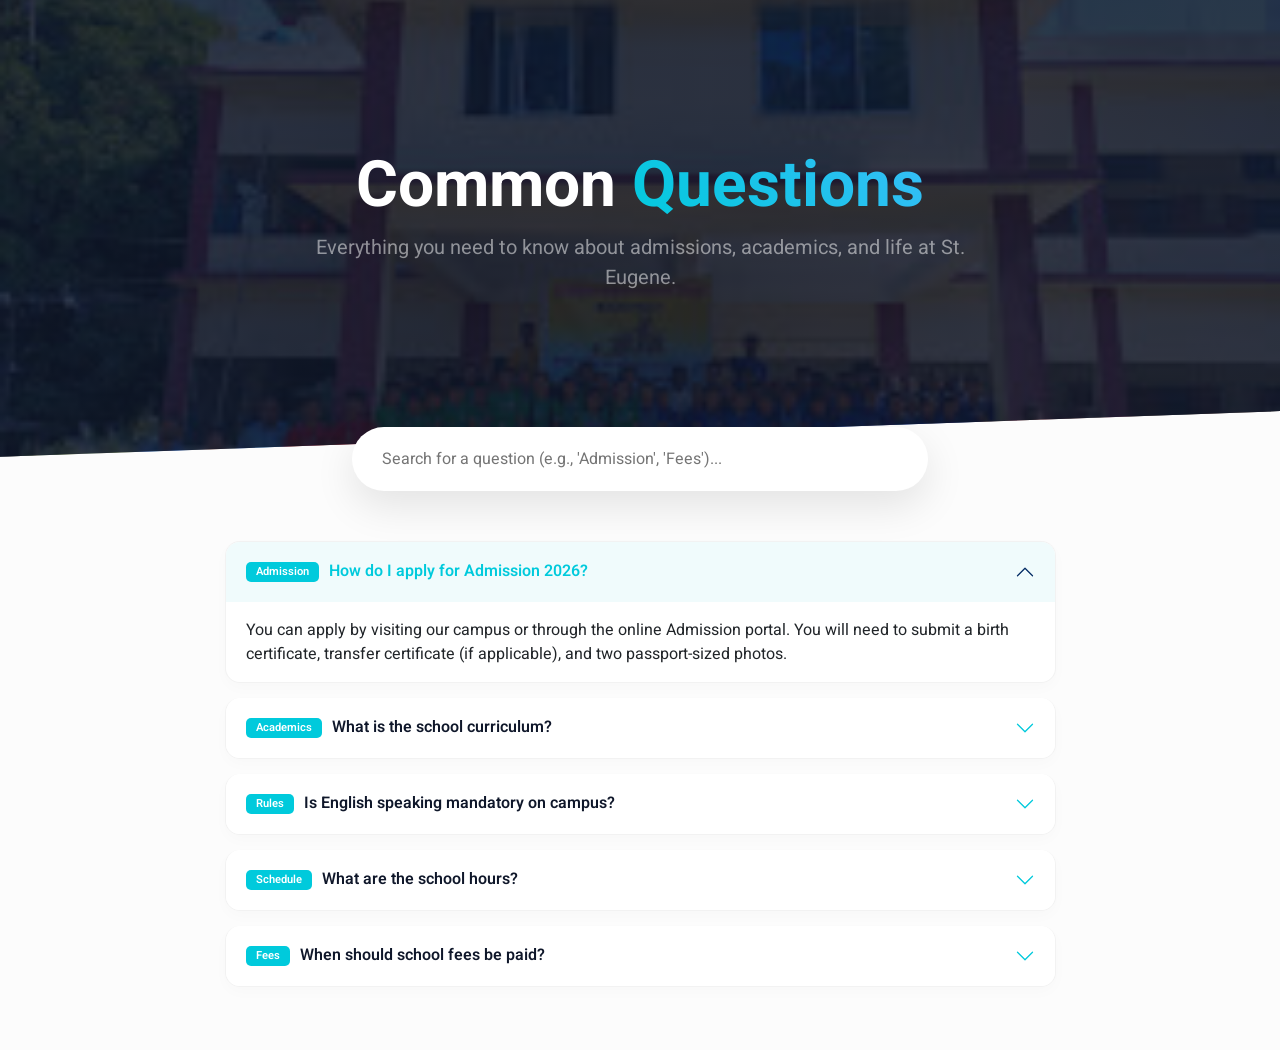
<file: faq.html>
<!DOCTYPE html>
<html lang="en">
<head>
    <meta charset="utf-8">
    <title>FAQs | St. Eugene English Medium School</title>
    <meta content="width=device-width, initial-scale=1.0" name="viewport">

    <link href="https://fonts.googleapis.com/css2?family=Heebo:wght@400;500;600&family=Inter:wght@700;800&display=swap" rel="stylesheet">
    <link href="https://cdnjs.cloudflare.com/ajax/libs/font-awesome/5.10.0/css/all.min.css" rel="stylesheet">
    <link href="https://cdn.jsdelivr.net/npm/bootstrap@5.0.0/dist/css/bootstrap.min.css" rel="stylesheet">
    <link href="lib/animate/animate.min.css" rel="stylesheet">

    <style>
        :root {
            --primary: #00cadc;
            --dark-blue: #0f172a;
            --glass-bg: rgba(255, 255, 255, 0.03);
        }

        body { font-family: 'Heebo', sans-serif; background-color: #fcfcfc; color: #444; }

        .text-gradient {
            background: linear-gradient(45deg, #00cadc, #38bdf8);
            -webkit-background-clip: text;
            -webkit-text-fill-color: transparent;
        }

        /* Hero Header */
        .faq-hero {
            background: linear-gradient(rgba(15, 23, 42, .85), rgba(15, 23, 42, .85)), url('./img/banner.jpg') center center no-repeat;
            background-size: cover;
            padding: 100px 0;
            clip-path: polygon(0 0, 100% 0, 100% 90%, 0% 100%);
        }

        /* Search Box */
        .search-container {
            max-width: 600px;
            margin: -30px auto 50px auto;
            position: relative;
            z-index: 10;
        }

        .faq-search {
            padding: 20px 30px;
            border-radius: 50px;
            border: none;
            box-shadow: 0 15px 40px rgba(0,0,0,0.1);
            width: 100%;
            outline: none;
        }

        /* Accordion Custom Styling */
        .accordion-item {
            border: 1px solid rgba(0,0,0,0.05);
            border-radius: 15px !important;
            margin-bottom: 15px;
            overflow: hidden;
            box-shadow: 0 5px 15px rgba(0,0,0,0.02);
        }

        .accordion-button {
            font-weight: 600;
            color: var(--dark-blue);
            padding: 20px;
        }

        .accordion-button:not(.collapsed) {
            background-color: #f0fbfc;
            color: var(--primary);
            box-shadow: none;
        }

        .accordion-button::after {
            background-image: url("data:image/svg+xml,%3csvg xmlns='http://www.w3.org/2000/svg' viewBox='0 0 16 16' fill='%2300cadc'%3e%3cpath fill-rule='evenodd' d='M1.646 4.646a.5.5 0 0 1 .708 0L8 10.293l5.646-5.647a.5.5 0 0 1 .708.708l-6 6a.5.5 0 0 1-.708 0l-6-6a.5.5 0 0 1 0-.708z'/%3e%3c/svg%3e");
        }

        .faq-category-badge {
            font-size: 0.7rem;
            background: var(--primary);
            color: white;
            padding: 3px 10px;
            border-radius: 5px;
            margin-right: 10px;
        }
    </style>
</head>

<body>

    <div class="container-fluid faq-hero wow fadeIn" data-wow-delay="0.1s">
        <div class="container text-center py-5">
            <h1 class="display-3 text-white fw-bold animated slideInDown">Common <span class="text-gradient">Questions</span></h1>
            <p class="text-white-50 fs-5 mx-auto animated slideInDown" style="max-width: 700px;">
                Everything you need to know about admissions, academics, and life at St. Eugene.
            </p>
        </div>
    </div>

    <div class="container search-container wow fadeInUp" data-wow-delay="0.3s">
        <input type="text" id="faqSearch" class="faq-search" placeholder="Search for a question (e.g., 'Admission', 'Fees')...">
    </div>

    <div class="container pb-5">
        <div class="row justify-content-center">
            <div class="col-lg-9">
                <div class="accordion" id="faqAccordion">
                    
                    <div class="accordion-item wow fadeInUp" data-wow-delay="0.1s">
                        <h2 class="accordion-header" id="headingOne">
                            <button class="accordion-button" type="button" data-bs-toggle="collapse" data-bs-target="#collapseOne">
                                <span class="faq-category-badge">Admission</span> How do I apply for Admission 2026?
                            </button>
                        </h2>
                        <div id="collapseOne" class="accordion-collapse collapse show" data-bs-parent="#faqAccordion">
                            <div class="accordion-body">
                                You can apply by visiting our campus or through the online Admission portal. You will need to submit a birth certificate, transfer certificate (if applicable), and two passport-sized photos.
                            </div>
                        </div>
                    </div>

                    <div class="accordion-item wow fadeInUp" data-wow-delay="0.2s">
                        <h2 class="accordion-header" id="headingTwo">
                            <button class="accordion-button collapsed" type="button" data-bs-toggle="collapse" data-bs-target="#collapseTwo">
                                <span class="faq-category-badge">Academics</span> What is the school curriculum?
                            </button>
                        </h2>
                        <div id="collapseTwo" class="accordion-collapse collapse" data-bs-parent="#faqAccordion">
                            <div class="accordion-body">
                                St. Eugene School is affiliated with the SEBA (Secondary Education Board of Assam). We focus on a balanced curriculum that integrates core academics with digital literacy.
                            </div>
                        </div>
                    </div>

                    <div class="accordion-item wow fadeInUp" data-wow-delay="0.3s">
                        <h2 class="accordion-header" id="headingThree">
                            <button class="accordion-button collapsed" type="button" data-bs-toggle="collapse" data-bs-target="#collapseThree">
                                <span class="faq-category-badge">Rules</span> Is English speaking mandatory on campus?
                            </button>
                        </h2>
                        <div id="collapseThree" class="accordion-collapse collapse" data-bs-parent="#faqAccordion">
                            <div class="accordion-body">
                                Yes, as an English Medium school, we require all students to speak English within the school premises to improve their fluency and confidence.
                            </div>
                        </div>
                    </div>

                    <div class="accordion-item wow fadeInUp" data-wow-delay="0.4s">
                        <h2 class="accordion-header" id="headingFour">
                            <button class="accordion-button collapsed" type="button" data-bs-toggle="collapse" data-bs-target="#collapseFour">
                                <span class="faq-category-badge">Schedule</span> What are the school hours?
                            </button>
                        </h2>
                        <div id="collapseFour" class="accordion-collapse collapse" data-bs-parent="#faqAccordion">
                            <div class="accordion-body">
                                Regular school hours are from 08:30 AM to 02:30 PM. On Saturdays, classes conclude at 12:00 PM. Note that the second Saturday of every month is a holiday.
                            </div>
                        </div>
                    </div>

                    <div class="accordion-item wow fadeInUp" data-wow-delay="0.5s">
                        <h2 class="accordion-header" id="headingFive">
                            <button class="accordion-button collapsed" type="button" data-bs-toggle="collapse" data-bs-target="#collapseFive">
                                <span class="faq-category-badge">Fees</span> When should school fees be paid?
                            </button>
                        </h2>
                        <div id="collapseFive" class="accordion-collapse collapse" data-bs-parent="#faqAccordion">
                            <div class="accordion-body">
                                School fees should be paid regularly before the 25th of each month. Late payments after this date may incur a fine of Rs. 10.
                            </div>
                        </div>
                    </div>

                </div>
            </div>
        </div>
    </div>

    <script src="https://code.jquery.com/jquery-3.4.1.min.js"></script>
    <script src="https://cdn.jsdelivr.net/npm/bootstrap@5.0.0/dist/js/bootstrap.bundle.min.js"></script>
    <script src="lib/wow/wow.min.js"></script>

    <script>
        $(document).ready(function(){
            new WOW().init();

            $("#faqSearch").on("keyup", function() {
                var value = $(this).val().toLowerCase();
                $(".accordion-item").filter(function() {
                    $(this).toggle($(this).text().toLowerCase().indexOf(value) > -1)
                });
            });
        });
    </script>

</body>
</html>
</file>
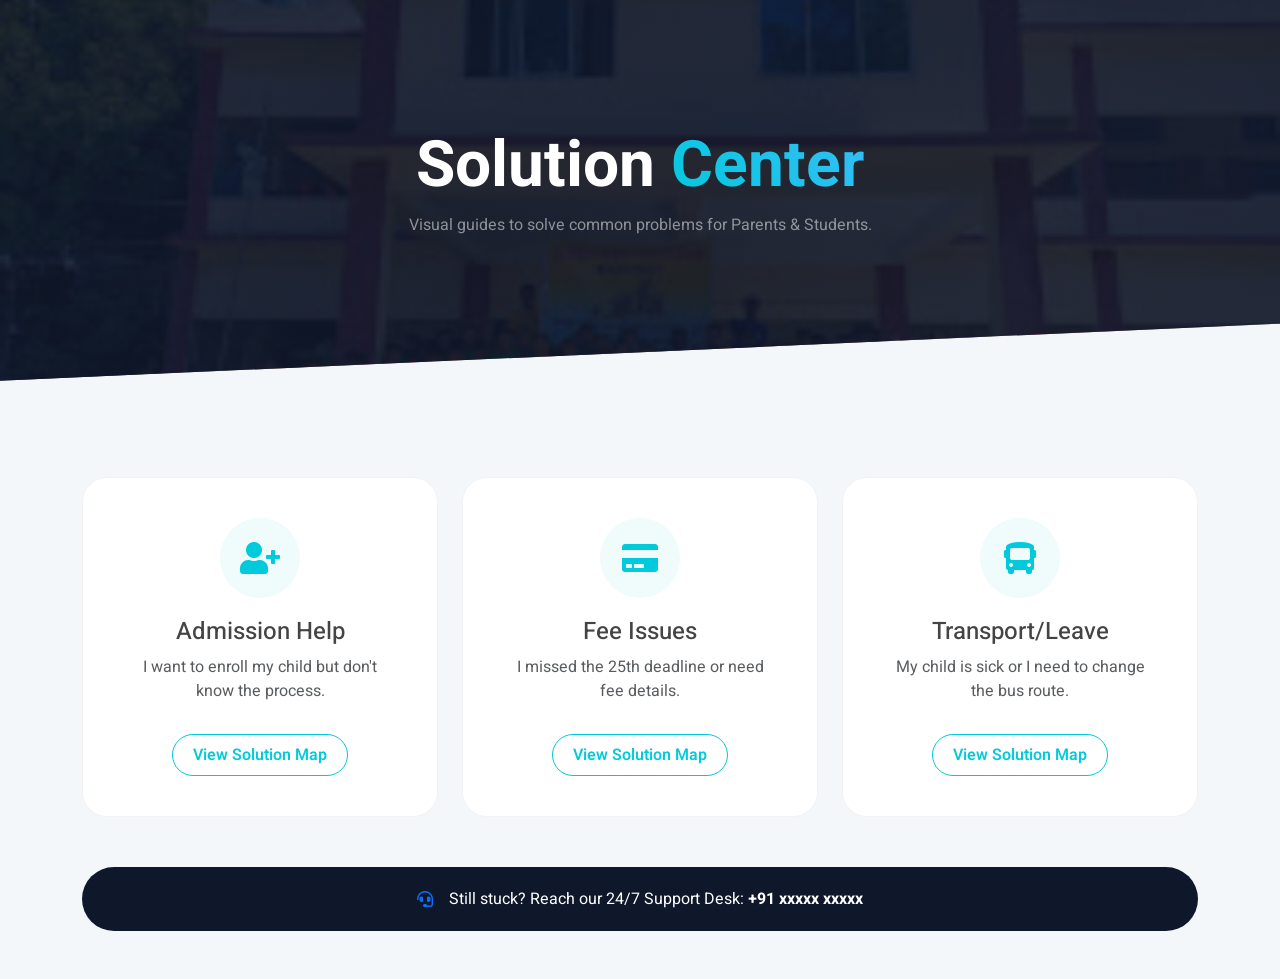
<file: help.html>
<!DOCTYPE html>
<html lang="en">
<head>
    <meta charset="utf-8">
    <title>Help Center | St. Eugene English Medium School</title>
    <meta content="width=device-width, initial-scale=1.0" name="viewport">

    <link href="https://fonts.googleapis.com/css2?family=Heebo:wght@400;500;600&family=Inter:wght@700;800&display=swap" rel="stylesheet">
    <link href="https://cdnjs.cloudflare.com/ajax/libs/font-awesome/5.10.0/css/all.min.css" rel="stylesheet">
    <link href="https://cdn.jsdelivr.net/npm/bootstrap@5.0.0/dist/css/bootstrap.min.css" rel="stylesheet">
    <link href="lib/animate/animate.min.css" rel="stylesheet">

    <style>
        :root {
            --primary: #00cadc;
            --dark-blue: #0f172a;
            --glass-white: rgba(255, 255, 255, 0.05);
        }

        body { font-family: 'Heebo', sans-serif; background-color: #f4f7f9; color: #444; }

        .text-gradient {
            background: linear-gradient(45deg, #00cadc, #38bdf8);
            -webkit-background-clip: text;
            -webkit-text-fill-color: transparent;
        }

        /* Help Hero */
        .help-hero {
            background: linear-gradient(rgba(15, 23, 42, 0.9), rgba(15, 23, 42, 0.9)), url('./img/banner.jpg') center center no-repeat;
            background-size: cover;
            padding: 80px 0;
            text-align: center;
            clip-path: polygon(0 0, 100% 0, 100% 85%, 0% 100%);
        }

        /* Solution Map Cards */
        .solution-node {
            background: white;
            border-radius: 25px;
            padding: 40px;
            text-align: center;
            border: 1px solid rgba(0,0,0,0.05);
            transition: 0.4s;
            height: 100%;
            position: relative;
            z-index: 1;
        }

        .solution-node:hover {
            transform: translateY(-10px);
            box-shadow: 0 20px 40px rgba(0, 202, 220, 0.15);
            border-color: var(--primary);
        }

        .icon-circle {
            width: 80px;
            height: 80px;
            background: #f0fbfc;
            color: var(--primary);
            border-radius: 50%;
            display: flex;
            align-items: center;
            justify-content: center;
            margin: 0 auto 20px auto;
            font-size: 2rem;
            transition: 0.3s;
        }

        .solution-node:hover .icon-circle {
            background: var(--primary);
            color: white;
        }

        /* Visual Guide / Steps */
        .step-box {
            background: #ffffff;
            border-left: 4px solid var(--primary);
            padding: 15px;
            margin-top: 15px;
            border-radius: 0 10px 10px 0;
            text-align: left;
            font-size: 0.9rem;
            display: none; /* Hidden by default */
        }

        .btn-solution {
            background: transparent;
            border: 1px solid var(--primary);
            color: var(--primary);
            padding: 8px 20px;
            border-radius: 50px;
            font-weight: 600;
            margin-top: 15px;
            transition: 0.3s;
        }

        .btn-solution:hover {
            background: var(--primary);
            color: white;
        }

        /* Emergency Support Bar */
        .emergency-bar {
            background: var(--dark-blue);
            color: white;
            padding: 20px;
            border-radius: 50px;
            display: flex;
            align-items: center;
            justify-content: center;
            margin-top: 50px;
        }
    </style>
</head>

<body>

    <div class="container-fluid help-hero mb-5 wow fadeIn" data-wow-delay="0.1s">
        <div class="container py-5">
            <h1 class="display-3 text-white fw-bold">Solution <span class="text-gradient">Center</span></h1>
            <p class="text-white-50">Visual guides to solve common problems for Parents & Students.</p>
        </div>
    </div>

    <div class="container py-5">
        <div class="row g-4">
            <div class="col-lg-4 wow fadeInUp" data-wow-delay="0.1s">
                <div class="solution-node">
                    <div class="icon-circle"><i class="fa fa-user-plus"></i></div>
                    <h4>Admission Help</h4>
                    <p class="text-muted">I want to enroll my child but don't know the process.</p>
                    <button class="btn-solution" onclick="toggleStep('step1')">View Solution Map</button>
                    <div id="step1" class="step-box shadow-sm">
                        <strong>Steps:</strong><br>
                        1. Download Prospectus<br>
                        2. Fill Inquiry Form<br>
                        3. Visit Office (8:30am - 12pm)<br>
                        4. Submit Documents
                    </div>
                </div>
            </div>

            <div class="col-lg-4 wow fadeInUp" data-wow-delay="0.3s">
                <div class="solution-node">
                    <div class="icon-circle"><i class="fa fa-credit-card"></i></div>
                    <h4>Fee Issues</h4>
                    <p class="text-muted">I missed the 25th deadline or need fee details.</p>
                    <button class="btn-solution" onclick="toggleStep('step2')">View Solution Map</button>
                    <div id="step2" class="step-box shadow-sm">
                        <strong>Steps:</strong><br>
                        1. Check Fee Book for dues<br>
                        2. Pay at Bank/Office<br>
                        3. Collect Receipt<br>
                        4. Note: Rs. 10 fine applies after 25th.
                    </div>
                </div>
            </div>

            <div class="col-lg-4 wow fadeInUp" data-wow-delay="0.5s">
                <div class="solution-node">
                    <div class="icon-circle"><i class="fa fa-bus"></i></div>
                    <h4>Transport/Leave</h4>
                    <p class="text-muted">My child is sick or I need to change the bus route.</p>
                    <button class="btn-solution" onclick="toggleStep('step3')">View Solution Map</button>
                    <div id="step3" class="step-box shadow-sm">
                        <strong>Steps:</strong><br>
                        1. Write Leave Application<br>
                        2. Email Principal's Office<br>
                        3. Call Transport Head<br>
                        4. Medical cert. needed for 3+ days.
                    </div>
                </div>
            </div>
        </div>

        <div class="emergency-bar wow zoomIn" data-wow-delay="0.7s">
            <i class="fa fa-headset me-3 text-primary"></i>
            <span>Still stuck? Reach our 24/7 Support Desk: <strong>+91 xxxxx xxxxx</strong></span>
        </div>
    </div>

    <script src="https://code.jquery.com/jquery-3.4.1.min.js"></script>
    <script src="https://cdn.jsdelivr.net/npm/bootstrap@5.0.0/dist/js/bootstrap.bundle.min.js"></script>
    <script src="lib/wow/wow.min.js"></script>
    
    <script>
        new WOW().init();
        
        function toggleStep(id) {
            var element = document.getElementById(id);
            if (element.style.display === "block") {
                element.style.display = "none";
            } else {
                element.style.display = "block";
            }
        }
    </script>

</body>
</html>
</file>
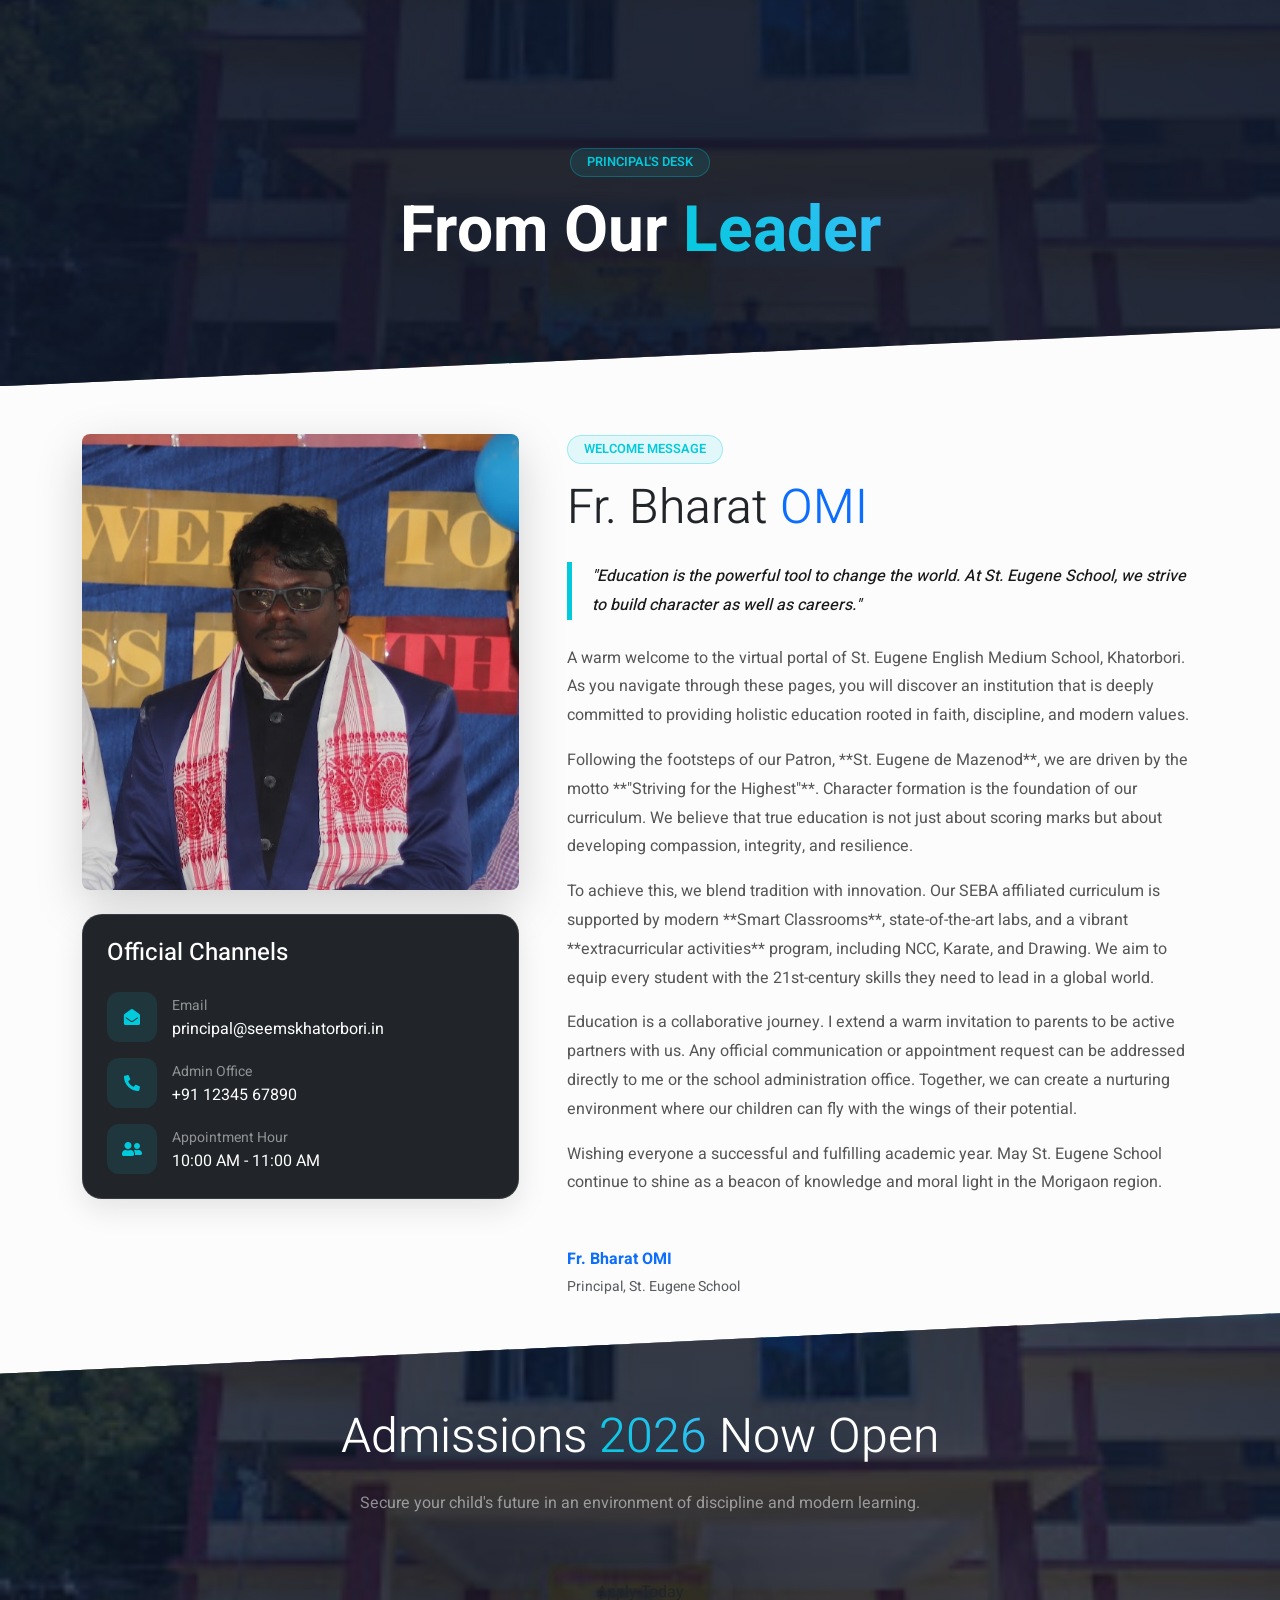
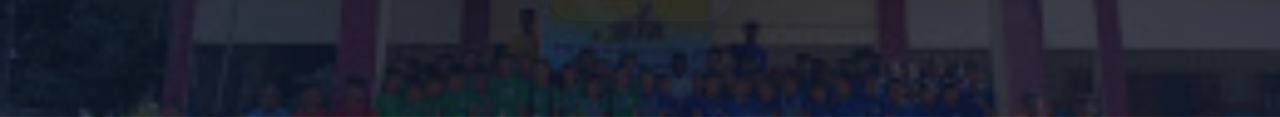
<file: principlesDesk.html>
<!DOCTYPE html>
<html lang="en">
<head>
    <meta charset="utf-8">
    <title>From the Principal's Desk | St. Eugene English Medium School</title>
    <meta content="width=device-width, initial-scale=1.0" name="viewport">

    <link href="https://fonts.googleapis.com/css2?family=Heebo:wght@400;500;600&family=Inter:wght@700;800&display=swap" rel="stylesheet">
    <link href="https://cdnjs.cloudflare.com/ajax/libs/font-awesome/5.10.0/css/all.min.css" rel="stylesheet">
    <link href="https://cdn.jsdelivr.net/npm/bootstrap@5.0.0/dist/css/bootstrap.min.css" rel="stylesheet">
    <link href="lib/animate/animate.min.css" rel="stylesheet">

    <style>
        :root {
            --primary: #00cadc;
            --dark-blue: #0f172a;
            --light-bg: #fcfcfc;
            --glass: rgba(255, 255, 255, 0.03);
        }

        body { font-family: 'Heebo', sans-serif; background-color: var(--light-bg); color: #444; overflow-x: hidden; }

        /* utilities */
        .text-gradient {
            background: linear-gradient(45deg, #00cadc, #38bdf8);
            -webkit-background-clip: text;
            -webkit-text-fill-color: transparent;
        }

        /* Hero Header */
        .principal-hero {
            background: linear-gradient(rgba(15, 23, 42, .9), rgba(15, 23, 42, .9)), url('./img/banner.jpg') center center no-repeat;
            background-size: cover;
            padding: 100px 0 60px 0;
            clip-path: polygon(0 0, 100% 0, 100% 85%, 0% 100%);
        }

        .badge-modern {
            display: inline-block;
            padding: 6px 16px;
            background: rgba(0, 202, 220, 0.1);
            color: var(--primary);
            border-radius: 50px;
            font-size: 0.8rem;
            font-weight: 600;
            text-transform: uppercase;
            border: 1px solid rgba(0, 202, 220, 0.3);
        }

        /* Glassmorphic Contact Card */
        .glass-contact-card {
            background: rgba(255, 255, 255, 0.03);
            backdrop-filter: blur(15px);
            border-radius: 20px;
            border: 1px solid rgba(255, 255, 255, 0.1);
            padding: 30px;
            box-shadow: 0 10px 30px rgba(0,0,0,0.1);
            height: auto;
        }

        .contact-icon-box {
            width: 50px;
            height: 50px;
            background: rgba(0, 202, 220, 0.1);
            color: var(--primary);
            border-radius: 12px;
            display: flex;
            align-items: center;
            justify-content: center;
            margin-right: 15px;
        }

        .contact-info a { text-decoration: none; color: white; transition: 0.3s; }
        .contact-info a:hover { color: var(--primary); }

        /* Principal Quote Section */
        .principal-message { line-height: 1.8; font-size: 1rem; color: #555; }
        .quote-lead {
            border-left: 5px solid var(--primary);
            padding-left: 20px;
            font-style: italic;
            color: #1a1a1a;
            font-weight: 500;
        }

    </style>
</head>

<body>

    <div class="container-fluid principal-hero wow fadeIn" data-wow-delay="0.1s">
        <div class="container py-5 text-center">
            <h5 class="badge-modern animated slideInDown mb-3">Principal's Desk</h5>
            <h1 class="display-3 text-white fw-bold animated slideInDown">From Our <span class="text-gradient">Leader</span></h1>
        </div>
    </div>

    <div class="container-xxl py-5">
        <div class="container">
            <div class="row g-5">
                <div class="col-lg-5 col-md-10 wow fadeInLeft" data-wow-delay="0.1s">
                    <div class="position-relative">
                        <img class="img-fluid rounded-3 shadow-lg mb-4" src="./img/Principle Image.jpg" alt="Fr. Bharat OMI">
                    </div>
                    <div class="glass-contact-card bg-dark text-white p-4 wow slideInUp" data-wow-delay="0.5s">
                        <h4 class="text-white mb-4">Official Channels</h4>
                        
                        <div class="d-flex align-items-center mb-3">
                            <div class="contact-icon-box"><i class="fa fa-envelope-open"></i></div>
                            <div class="contact-info">
                                <small class="text-white-50">Email</small>
                                <a href="mailto:principal@seemskhatorbori.in" class="d-block">principal@seemskhatorbori.in</a>
                            </div>
                        </div>

                        <div class="d-flex align-items-center mb-3">
                            <div class="contact-icon-box"><i class="fa fa-phone-alt"></i></div>
                            <div class="contact-info">
                                <small class="text-white-50">Admin Office</small>
                                <span class="d-block">+91 12345 67890</span>
                            </div>
                        </div>

                        <div class="d-flex align-items-center">
                            <div class="contact-icon-box"><i class="fa fa-user-friends"></i></div>
                            <div class="contact-info">
                                <small class="text-white-50">Appointment Hour</small>
                                <span class="d-block">10:00 AM - 11:00 AM</span>
                            </div>
                        </div>
                    </div>
                </div>

                <div class="col-lg-7 wow fadeInRight principal-message" data-wow-delay="0.3s">
                    <h6 class="badge-modern mb-3">Welcome Message</h6>
                    <h1 class="mb-4 text-dark display-5">Fr. Bharat <span class="text-primary">OMI</span></h1>
                    
                    <p class="quote-lead mb-4">
                        "Education is the powerful tool to change the world. At St. Eugene School, we strive to build character as well as careers."
                    </p>

                    <p>
                        A warm welcome to the virtual portal of St. Eugene English Medium School, Khatorbori. 
                        As you navigate through these pages, you will discover an institution that is deeply committed to 
                        providing holistic education rooted in faith, discipline, and modern values.
                    </p>

                    <p>
                        Following the footsteps of our Patron, **St. Eugene de Mazenod**, we are driven by the motto **"Striving for the Highest"**. 
                        Character formation is the foundation of our curriculum. We believe that true education is not just about scoring marks but about developing compassion, integrity, and resilience.
                    </p>

                    <p>
                        To achieve this, we blend tradition with innovation. Our SEBA affiliated curriculum is supported by modern **Smart Classrooms**, state-of-the-art labs, and a vibrant **extracurricular activities** program, including NCC, Karate, and Drawing. We aim to equip every student with the 21st-century skills they need to lead in a global world.
                    </p>

                    <p>
                        Education is a collaborative journey. I extend a warm invitation to parents to be active partners with us. Any official communication or appointment request can be addressed directly to me or the school administration office. 
                        Together, we can create a nurturing environment where our children can fly with the wings of their potential.
                    </p>

                    <p>
                        Wishing everyone a successful and fulfilling academic year. May St. Eugene School continue to shine as a beacon of knowledge and moral light in the Morigaon region.
                    </p>
                    
                    <p class="mb-0 text-primary fw-bold mt-5">Fr. Bharat OMI</p>
                    <p class="text-muted small">Principal, St. Eugene School</p>
                </div>
            </div>
        </div>
    </div>
    <div class="container-fluid py-5 bg-dark wow fadeIn" data-wow-delay="0.1s" style="background: linear-gradient(rgba(15, 23, 42, .8), rgba(15, 23, 42, .8)), url('./img/banner.jpg') center center no-repeat; background-size: cover; clip-path: polygon(0 15%, 100% 0, 100% 100%, 0% 100%); margin-top: -50px;">
        <div class="container py-5 text-center">
            <h1 class="text-white display-5 mb-4 wow zoomIn">Admissions <span class="text-gradient">2026</span> Now Open</h1>
            <p class="text-white-50 fs-6 mx-auto mb-5 wow fadeInUp" style="max-width: 600px;">
                Secure your child's future in an environment of discipline and modern learning.
            </p>
            <a href="admission.html" class="btn btn-primary-modern py-3 px-5 rounded-pill shadow-lg wow rubberBand">Apply Today</a>
        </div>
    </div>

    <script src="https://code.jquery.com/jquery-3.4.1.min.js"></script>
    <script src="https://cdn.jsdelivr.net/npm/bootstrap@5.0.0/dist/js/bootstrap.bundle.min.js"></script>
    <script src="lib/wow/wow.min.js"></script>
    <script>new WOW().init();</script>

</body>
</html>
</file>
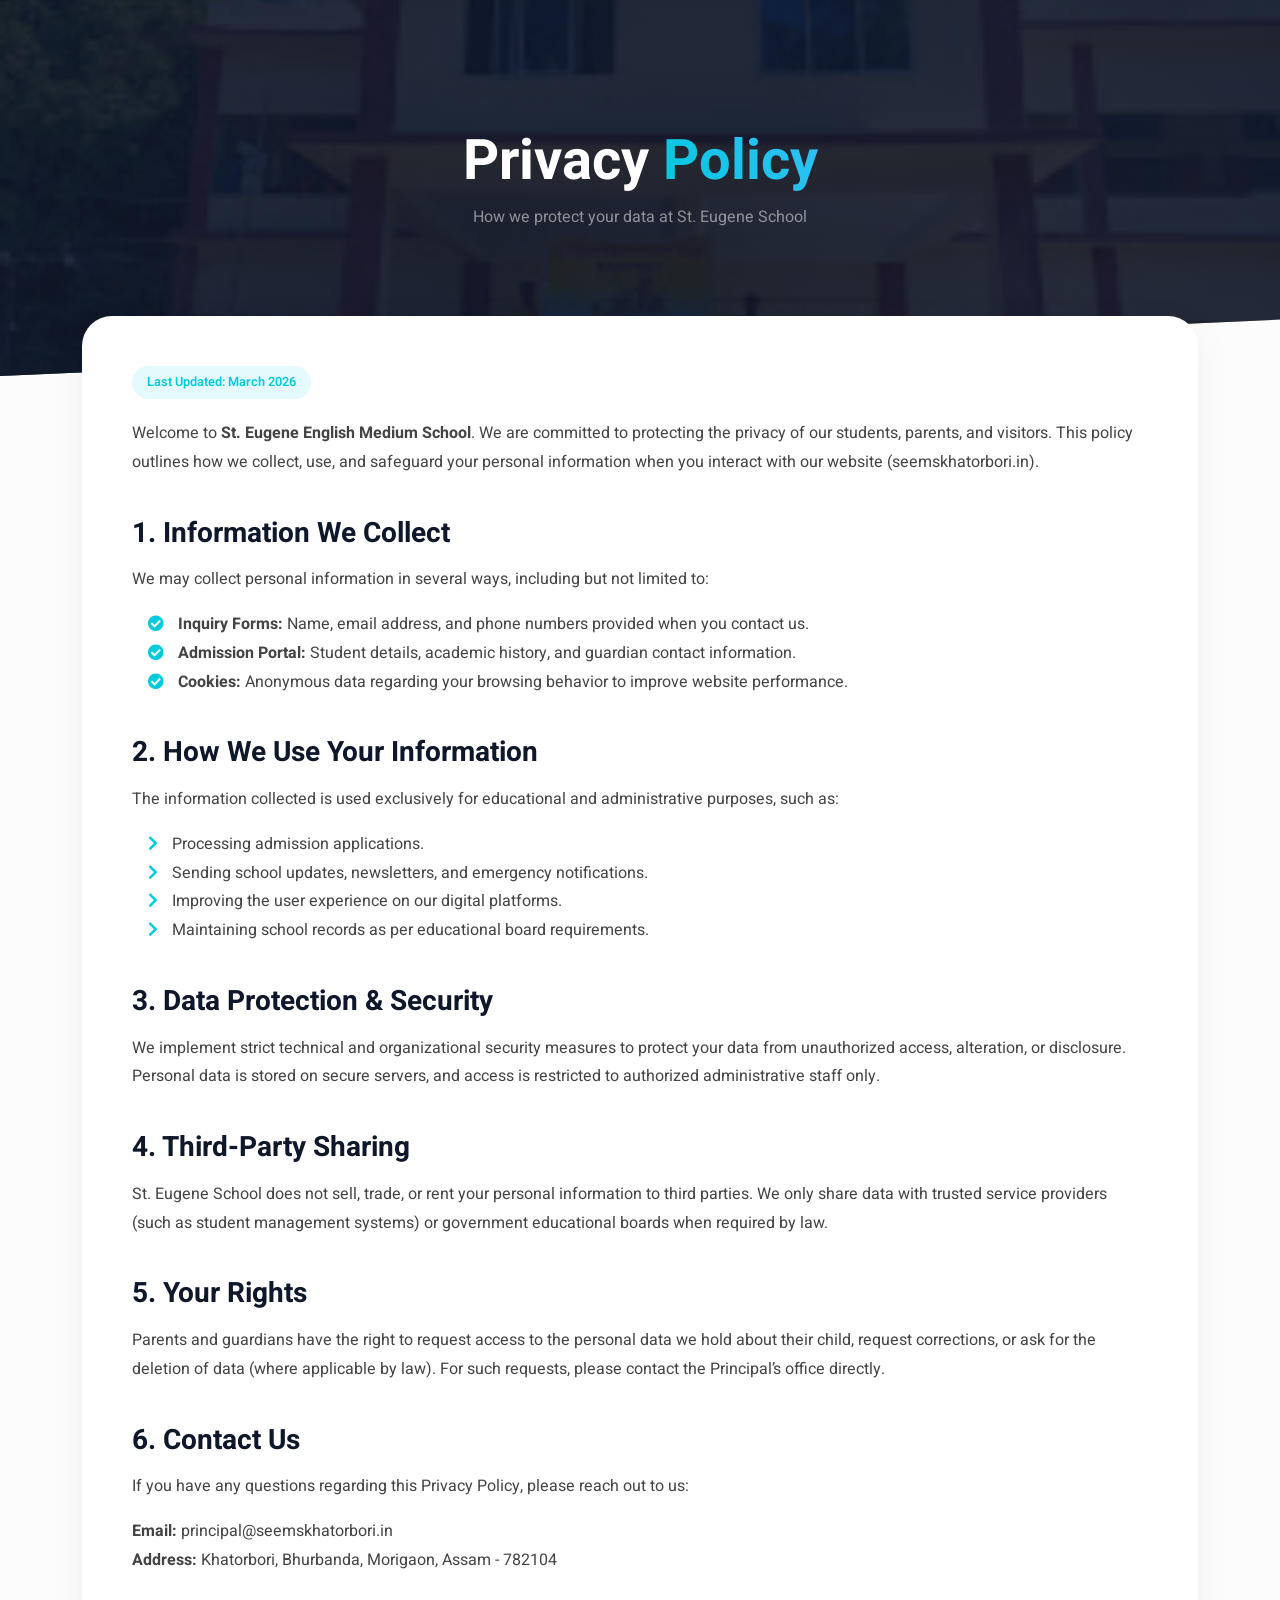
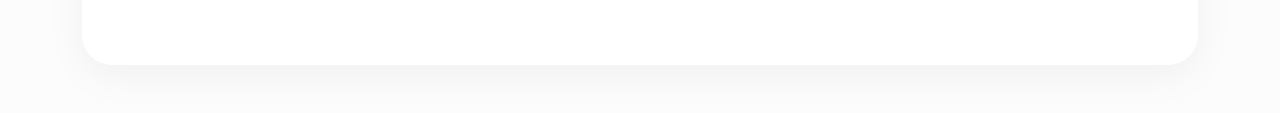
<file: privacyp.html>
<!DOCTYPE html>
<html lang="en">
<head>
    <meta charset="utf-8">
    <title>Privacy Policy | St. Eugene English Medium School</title>
    <meta content="width=device-width, initial-scale=1.0" name="viewport">

    <link href="https://fonts.googleapis.com/css2?family=Heebo:wght@400;500;600&family=Inter:wght@700;800&display=swap" rel="stylesheet">
    <link href="https://cdnjs.cloudflare.com/ajax/libs/font-awesome/5.10.0/css/all.min.css" rel="stylesheet">
    <link href="https://cdn.jsdelivr.net/npm/bootstrap@5.0.0/dist/css/bootstrap.min.css" rel="stylesheet">
    <link href="lib/animate/animate.min.css" rel="stylesheet">

    <style>
        :root {
            --primary: #00cadc;
            --dark-blue: #0f172a;
        }

        body { font-family: 'Heebo', sans-serif; background-color: #fcfcfc; color: #444; line-height: 1.8; }

        .text-gradient {
            background: linear-gradient(45deg, #00cadc, #38bdf8);
            -webkit-background-clip: text;
            -webkit-text-fill-color: transparent;
        }

        /* Hero Header */
        .policy-hero {
            background: linear-gradient(rgba(15, 23, 42, .9), rgba(15, 23, 42, .9)), url('./img/banner.jpg') center center no-repeat;
            background-size: cover;
            padding: 80px 0;
            clip-path: polygon(0 0, 100% 0, 100% 85%, 0% 100%);
        }

        .policy-container {
            background: white;
            padding: 50px;
            border-radius: 30px;
            box-shadow: 0 10px 40px rgba(0,0,0,0.05);
            margin-top: -60px;
            position: relative;
            z-index: 2;
        }

        h3 { color: var(--dark-blue); font-weight: 700; margin-top: 30px; margin-bottom: 15px; }
        
        .policy-section { margin-bottom: 40px; }
        
        .icon-point {
            color: var(--primary);
            margin-right: 10px;
        }

        .update-tag {
            display: inline-block;
            padding: 5px 15px;
            background: rgba(0, 202, 220, 0.1);
            color: var(--primary);
            border-radius: 50px;
            font-size: 0.8rem;
            font-weight: 600;
            margin-bottom: 20px;
        }
    </style>
</head>

<body>

    <div class="container-fluid policy-hero wow fadeIn" data-wow-delay="0.1s">
        <div class="container text-center py-5">
            <h1 class="display-4 text-white fw-bold animated slideInDown">Privacy <span class="text-gradient">Policy</span></h1>
            <p class="text-white-50">How we protect your data at St. Eugene School</p>
        </div>
    </div>

    <div class="container pb-5">
        <div class="policy-container wow fadeInUp" data-wow-delay="0.3s">
            <span class="update-tag">Last Updated: March 2026</span>
            
            <div class="policy-section">
                <p>Welcome to <strong>St. Eugene English Medium School</strong>. We are committed to protecting the privacy of our students, parents, and visitors. This policy outlines how we collect, use, and safeguard your personal information when you interact with our website (seemskhatorbori.in).</p>
            </div>

            <div class="policy-section">
                <h3>1. Information We Collect</h3>
                <p>We may collect personal information in several ways, including but not limited to:</p>
                <ul class="list-unstyled ms-3">
                    <li><i class="fas fa-check-circle icon-point"></i> <strong>Inquiry Forms:</strong> Name, email address, and phone numbers provided when you contact us.</li>
                    <li><i class="fas fa-check-circle icon-point"></i> <strong>Admission Portal:</strong> Student details, academic history, and guardian contact information.</li>
                    <li><i class="fas fa-check-circle icon-point"></i> <strong>Cookies:</strong> Anonymous data regarding your browsing behavior to improve website performance.</li>
                </ul>
            </div>

            <div class="policy-section">
                <h3>2. How We Use Your Information</h3>
                <p>The information collected is used exclusively for educational and administrative purposes, such as:</p>
                <ul class="list-unstyled ms-3">
                    <li><i class="fas fa-chevron-right icon-point"></i> Processing admission applications.</li>
                    <li><i class="fas fa-chevron-right icon-point"></i> Sending school updates, newsletters, and emergency notifications.</li>
                    <li><i class="fas fa-chevron-right icon-point"></i> Improving the user experience on our digital platforms.</li>
                    <li><i class="fas fa-chevron-right icon-point"></i> Maintaining school records as per educational board requirements.</li>
                </ul>
            </div>

            <div class="policy-section">
                <h3>3. Data Protection & Security</h3>
                <p>We implement strict technical and organizational security measures to protect your data from unauthorized access, alteration, or disclosure. Personal data is stored on secure servers, and access is restricted to authorized administrative staff only.</p>
            </div>

            <div class="policy-section">
                <h3>4. Third-Party Sharing</h3>
                <p>St. Eugene School does not sell, trade, or rent your personal information to third parties. We only share data with trusted service providers (such as student management systems) or government educational boards when required by law.</p>
            </div>

            <div class="policy-section">
                <h3>5. Your Rights</h3>
                <p>Parents and guardians have the right to request access to the personal data we hold about their child, request corrections, or ask for the deletion of data (where applicable by law). For such requests, please contact the Principal’s office directly.</p>
            </div>

            <div class="policy-section">
                <h3>6. Contact Us</h3>
                <p>If you have any questions regarding this Privacy Policy, please reach out to us:</p>
                <p class="mb-0"><strong>Email:</strong> principal@seemskhatorbori.in</p>
                <p><strong>Address:</strong> Khatorbori, Bhurbanda, Morigaon, Assam - 782104</p>
            </div>
        </div>
    </div>

    <script src="https://code.jquery.com/jquery-3.4.1.min.js"></script>
    <script src="https://cdn.jsdelivr.net/npm/bootstrap@5.0.0/dist/js/bootstrap.bundle.min.js"></script>
    <script src="lib/wow/wow.min.js"></script>
    <script>new WOW().init();</script>

</body>
</html>
</file>
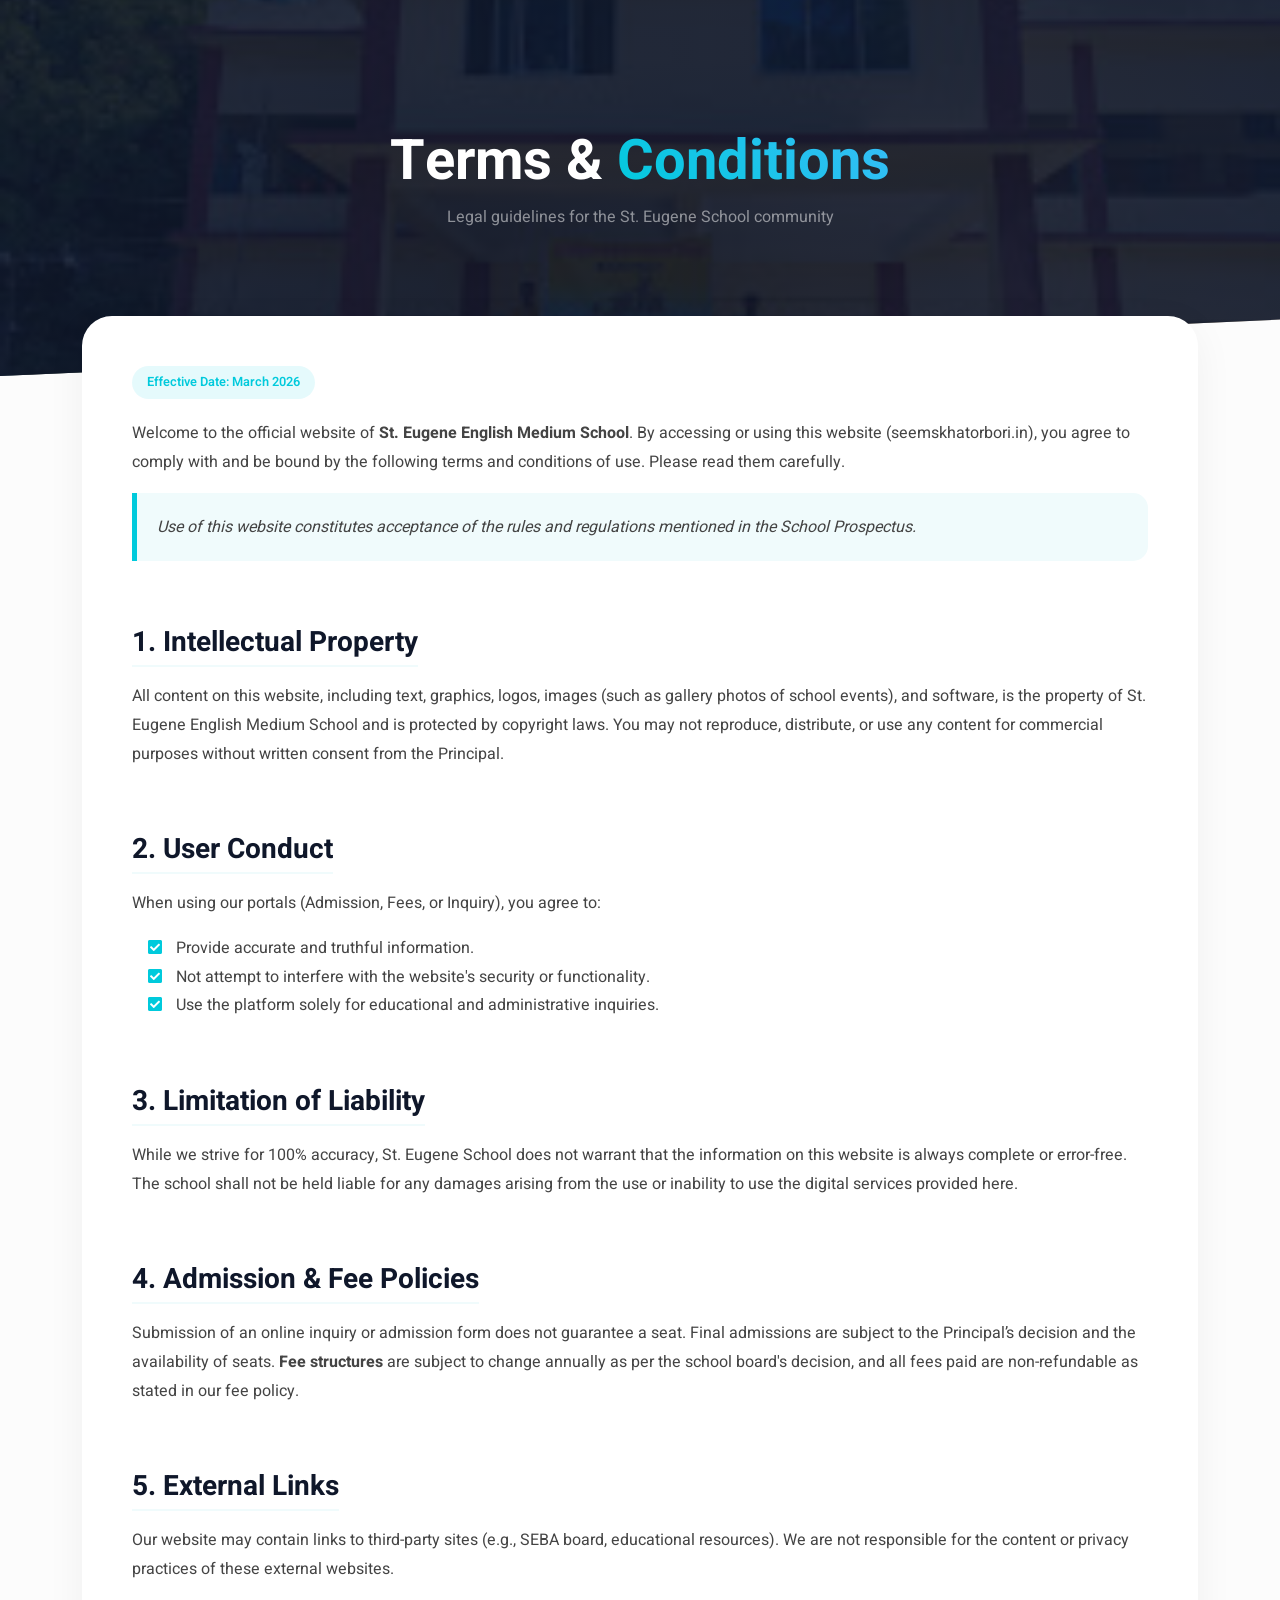
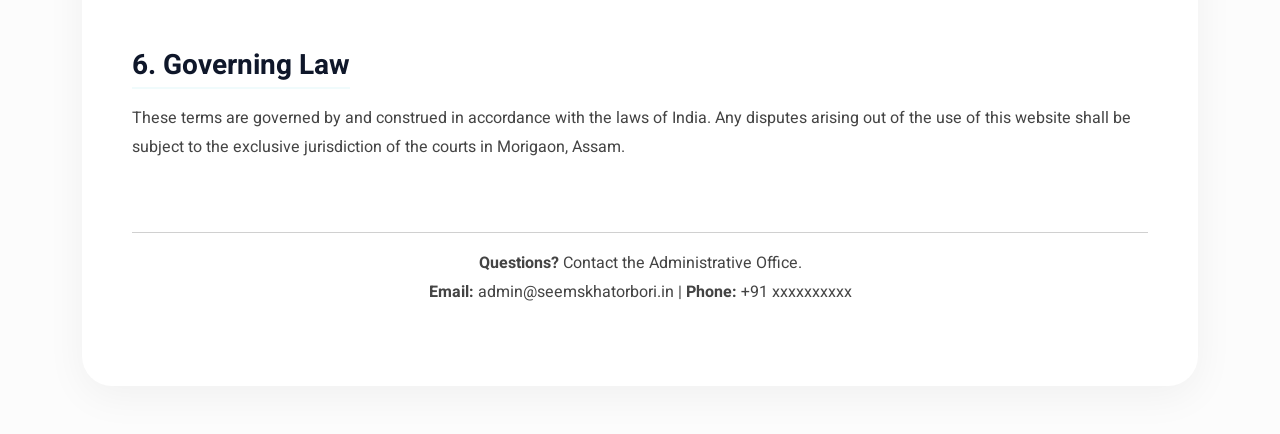
<file: t&c.html>
<!DOCTYPE html>
<html lang="en">
<head>
    <meta charset="utf-8">
    <title>Terms & Conditions | St. Eugene English Medium School</title>
    <meta content="width=device-width, initial-scale=1.0" name="viewport">

    <link href="https://fonts.googleapis.com/css2?family=Heebo:wght@400;500;600&family=Inter:wght@700;800&display=swap" rel="stylesheet">
    <link href="https://cdnjs.cloudflare.com/ajax/libs/font-awesome/5.10.0/css/all.min.css" rel="stylesheet">
    <link href="https://cdn.jsdelivr.net/npm/bootstrap@5.0.0/dist/css/bootstrap.min.css" rel="stylesheet">
    <link href="lib/animate/animate.min.css" rel="stylesheet">

    <style>
        :root {
            --primary: #00cadc;
            --dark-blue: #0f172a;
        }

        body { font-family: 'Heebo', sans-serif; background-color: #fcfcfc; color: #444; line-height: 1.8; }

        .text-gradient {
            background: linear-gradient(45deg, #00cadc, #38bdf8);
            -webkit-background-clip: text;
            -webkit-text-fill-color: transparent;
        }

        /* Hero Header */
        .terms-hero {
            background: linear-gradient(rgba(15, 23, 42, .9), rgba(15, 23, 42, .9)), url('./img/banner.jpg') center center no-repeat;
            background-size: cover;
            padding: 80px 0;
            clip-path: polygon(0 0, 100% 0, 100% 85%, 0% 100%);
        }

        .terms-container {
            background: white;
            padding: 50px;
            border-radius: 30px;
            box-shadow: 0 10px 40px rgba(0,0,0,0.05);
            margin-top: -60px;
            position: relative;
            z-index: 2;
        }

        h3 { color: var(--dark-blue); font-weight: 700; margin-top: 35px; margin-bottom: 15px; border-bottom: 2px solid #f0fbfc; display: inline-block; padding-bottom: 5px;}
        
        .terms-section { margin-bottom: 30px; }
        
        .icon-point {
            color: var(--primary);
            margin-right: 10px;
        }

        .date-badge {
            display: inline-block;
            padding: 5px 15px;
            background: rgba(0, 202, 220, 0.1);
            color: var(--primary);
            border-radius: 50px;
            font-size: 0.8rem;
            font-weight: 600;
            margin-bottom: 20px;
        }

        .alert-custom {
            background-color: #f0fbfc;
            border-left: 5px solid var(--primary);
            padding: 20px;
            border-radius: 0 15px 15px 0;
            font-style: italic;
        }
    </style>
</head>

<body>

    <div class="container-fluid terms-hero wow fadeIn" data-wow-delay="0.1s">
        <div class="container text-center py-5">
            <h1 class="display-4 text-white fw-bold animated slideInDown">Terms & <span class="text-gradient">Conditions</span></h1>
            <p class="text-white-50">Legal guidelines for the St. Eugene School community</p>
        </div>
    </div>

    <div class="container pb-5">
        <div class="terms-container wow fadeInUp" data-wow-delay="0.3s">
            <span class="date-badge">Effective Date: March 2026</span>
            
            <div class="terms-section">
                <p>Welcome to the official website of <strong>St. Eugene English Medium School</strong>. By accessing or using this website (seemskhatorbori.in), you agree to comply with and be bound by the following terms and conditions of use. Please read them carefully.</p>
                <div class="alert-custom mt-3">
                    Use of this website constitutes acceptance of the rules and regulations mentioned in the School Prospectus.
                </div>
            </div>

            <div class="terms-section">
                <h3>1. Intellectual Property</h3>
                <p>All content on this website, including text, graphics, logos, images (such as gallery photos of school events), and software, is the property of St. Eugene English Medium School and is protected by copyright laws. You may not reproduce, distribute, or use any content for commercial purposes without written consent from the Principal.</p>
            </div>

            <div class="terms-section">
                <h3>2. User Conduct</h3>
                <p>When using our portals (Admission, Fees, or Inquiry), you agree to:</p>
                <ul class="list-unstyled ms-3">
                    <li><i class="fas fa-check-square icon-point"></i> Provide accurate and truthful information.</li>
                    <li><i class="fas fa-check-square icon-point"></i> Not attempt to interfere with the website's security or functionality.</li>
                    <li><i class="fas fa-check-square icon-point"></i> Use the platform solely for educational and administrative inquiries.</li>
                </ul>
            </div>

            <div class="terms-section">
                <h3>3. Limitation of Liability</h3>
                <p>While we strive for 100% accuracy, St. Eugene School does not warrant that the information on this website is always complete or error-free. The school shall not be held liable for any damages arising from the use or inability to use the digital services provided here.</p>
            </div>

            <div class="terms-section">
                <h3>4. Admission & Fee Policies</h3>
                <p>Submission of an online inquiry or admission form does not guarantee a seat. Final admissions are subject to the Principal’s decision and the availability of seats. <strong>Fee structures</strong> are subject to change annually as per the school board's decision, and all fees paid are non-refundable as stated in our fee policy.</p>
            </div>

            <div class="terms-section">
                <h3>5. External Links</h3>
                <p>Our website may contain links to third-party sites (e.g., SEBA board, educational resources). We are not responsible for the content or privacy practices of these external websites.</p>
            </div>

            <div class="terms-section">
                <h3>6. Governing Law</h3>
                <p>These terms are governed by and construed in accordance with the laws of India. Any disputes arising out of the use of this website shall be subject to the exclusive jurisdiction of the courts in Morigaon, Assam.</p>
            </div>

            <div class="terms-section text-center pt-4">
                <hr>
                <p class="mb-0"><strong>Questions?</strong> Contact the Administrative Office.</p>
                <p><strong>Email:</strong> admin@seemskhatorbori.in | <strong>Phone:</strong> +91 xxxxxxxxxx</p>
            </div>
        </div>
    </div>

    <script src="https://code.jquery.com/jquery-3.4.1.min.js"></script>
    <script src="https://cdn.jsdelivr.net/npm/bootstrap@5.0.0/dist/js/bootstrap.bundle.min.js"></script>
    <script src="lib/wow/wow.min.js"></script>
    <script>new WOW().init();</script>

</body>
</html>
</file>
<file: css/style.css>
/********** Template CSS **********/
:root {
    --primary: #06BBCC;
    --light: #F0FBFC;
    --dark: #181d38;
}

.fw-medium {
    font-weight: 600 !important;
}

.fw-semi-bold {
    font-weight: 700 !important;
}

.back-to-top {
    position: fixed;
    display: none;
    right: 45px;
    bottom: 45px;
    z-index: 99;
}


/*** Spinner ***/
#spinner {
    opacity: 0;
    visibility: hidden;
    transition: opacity .5s ease-out, visibility 0s linear .5s;
    z-index: 99999;
}

#spinner.show {
    transition: opacity .5s ease-out, visibility 0s linear 0s;
    visibility: visible;
    opacity: 1;
}


/*** Button ***/
.btn {
    font-family: 'Nunito', sans-serif;
    font-weight: 600;
    transition: .5s;
}

.btn.btn-primary,
.btn.btn-secondary {
    color: #FFFFFF;
}

.btn-square {
    width: 38px;
    height: 38px;
}

.btn-sm-square {
    width: 32px;
    height: 32px;
}

.btn-square,
.btn-sm-square,
.btn-lg-square {
    padding: 0;
    display: flex;
    align-items: center;
    justify-content: center;
    font-weight: normal;
    border-radius: 0px;
}

.btn-lg-square {
    width: 48px;
    height: 48px;
    border-radius: 50%;
    background-color: gold;
}


/*** Navbar ***/
.navbar .dropdown-toggle::after {
    border: none;
    content: "\f107";
    font-family: "Font Awesome 5 Free";
    font-weight: 900;
    vertical-align: middle;
    margin-left: 8px;
}

.navbar-light .navbar-nav .nav-link {
    margin-right: 30px;
    padding: 25px 0;
    color: #FFFFFF;
    font-size: 15px;
    text-transform: uppercase;
    outline: none;
}

.navbar-light .navbar-nav .nav-link:hover,
.navbar-light .navbar-nav .nav-link.active {
    color: var(--primary);
}

@media (max-width: 991.98px) {
    .navbar-light .navbar-nav .nav-link  {
        margin-right: 0;
        padding: 10px 0;
    }

    .navbar-light .navbar-nav {
        border-top: 1px solid #EEEEEE;
    }
}

.navbar-light .navbar-brand,
.navbar-light a.btn {
    height: 75px;
}

.navbar-light .navbar-nav .nav-link {
    color: var(--dark);
    font-weight: 500;
}

.navbar-light.sticky-top {
    top: -100px;
    transition: .5s;
}

@media (min-width: 992px) {
    .navbar .nav-item .dropdown-menu {
        display: block;
        margin-top: 0;
        opacity: 0;
        visibility: hidden;
        transition: .5s;
    }

    .navbar .dropdown-menu.fade-down {
        top: 100%;
        transform: rotateX(-75deg);
        transform-origin: 0% 0%;
    }

    .navbar .nav-item:hover .dropdown-menu {
        top: 100%;
        transform: rotateX(0deg);
        visibility: visible;
        transition: .5s;
        opacity: 1;
    }
}

/* Popup Styling */
.popup {
    display: none;
    position: fixed;
    top: 0;
    left: 0;
    width: 100%;
    height: 100%;
    background: rgba(0, 0, 0, 0.7); /* Dark overlay */
    display: flex;
    justify-content: center;
    align-items: center;
    z-index: 9999; /* Ensures it stays above everything */
}

/* Popup Content Box */
.popup-content {
    background: white;
    padding: 25px;
    border-radius: 10px;
    text-align: center;
    width: 350px;
    position: relative;
    box-shadow: 0 5px 15px rgba(0, 0, 0, 0.3);
}

/* Text inside popup */
.popup-content p {
    font-size: 18px;
    margin-bottom: 20px;
}

/* Buttons */
button {
    padding: 10px 20px;
    font-size: 16px;
    margin: 5px;
    cursor: pointer;
    border: none;
    border-radius: 5px;
}

#yes-btn {
    background-color: green;
    color: white;
}

#no-btn {
    background-color: red;
    color: white;
}

button:hover {
    opacity: 0.8;
}

/* Close Button */
.close-btn {
    position: absolute;
    top: -5px;
    right: 9px;
    font-size: 30px;
    cursor: pointer;
    font-weight: bolder;
}

/* Prevent background scrolling when popup is open */
body.no-scroll {
    overflow: hidden;
}


/*** Header carousel ***/
@media (max-width: 768px) {
    .header-carousel .owl-carousel-item {
        position: relative;
        min-height: 500px;
    }
    
    .header-carousel .owl-carousel-item img {
        position: absolute;
        width: 100%;
        height: 100%;
        object-fit: cover;
    }
}

.header-carousel .owl-nav {
    position: absolute;
    top: 50%;
    right: 8%;
    transform: translateY(-50%);
    display: flex;
    flex-direction: column;
}

.header-carousel .owl-nav .owl-prev,
.header-carousel .owl-nav .owl-next {
    margin: 7px 0;
    width: 45px;
    height: 45px;
    display: flex;
    align-items: center;
    justify-content: center;
    color: #FFFFFF;
    background: transparent;
    border: 1px solid #FFFFFF;
    font-size: 22px;
    transition: .5s;
}

.header-carousel .owl-nav .owl-prev:hover,
.header-carousel .owl-nav .owl-next:hover {
    background: var(--primary);
    border-color: var(--primary);
}

.page-header {
    background: linear-gradient(rgba(24, 29, 56, .7), rgba(24, 29, 56, .7)), url(../img/carousel-1.jpg);
    background-position: center center;
    background-repeat: no-repeat;
    background-size: cover;
}

.page-header-inner {
    background: rgba(15, 23, 43, .7);
}

.breadcrumb-item + .breadcrumb-item::before {
    color: var(--light);
}


/*** Section Title ***/
.section-title {
    position: relative;
    display: inline-block;
    text-transform: uppercase;
}

.section-title::before {
    position: absolute;
    content: "";
    width: calc(100% + 80px);
    height: 2px;
    top: 4px;
    left: -40px;
    background: var(--primary);
    z-index: -1;
}

.section-title::after {
    position: absolute;
    content: "";
    width: calc(100% + 120px);
    height: 2px;
    bottom: 5px;
    left: -60px;
    background: var(--primary);
    z-index: -1;
}

.section-title.text-start::before {
    width: calc(100% + 40px);
    left: 0;
}

.section-title.text-start::after {
    width: calc(100% + 60px);
    left: 0;
}


/*** Service ***/
.service-item {
    background: var(--light);
    transition: .5s;
}

.service-item:hover {
    margin-top: -10px;
    background: var(--primary);
}

.service-item * {
    transition: .5s;
}

.service-item:hover * {
    color: var(--light) !important;
}


/*** Categories & Courses ***/
.category img,
.course-item img {
    transition: .5s;
}

.category a:hover img,
.course-item:hover img {
    transform: scale(1.1);
}


/*** Team ***/
.team-item img {
    transition: .5s;
}

.team-item:hover img {
    transform: scale(1.1);
}


/*** Testimonial ***/
.testimonial-carousel::before {
    position: absolute;
    content: "";
    top: 0;
    left: 0;
    height: 100%;
    width: 0;
    background: linear-gradient(to right, rgba(255, 255, 255, 1) 0%, rgba(255, 255, 255, 0) 100%);
    z-index: 1;
}

.testimonial-carousel::after {
    position: absolute;
    content: "";
    top: 0;
    right: 0;
    height: 100%;
    width: 0;
    background: linear-gradient(to left, rgba(255, 255, 255, 1) 0%, rgba(255, 255, 255, 0) 100%);
    z-index: 1;
}

@media (min-width: 768px) {
    .testimonial-carousel::before,
    .testimonial-carousel::after {
        width: 200px;
    }
}

@media (min-width: 992px) {
    .testimonial-carousel::before,
    .testimonial-carousel::after {
        width: 300px;
    }
}

.testimonial-carousel .owl-item .testimonial-text,
.testimonial-carousel .owl-item.center .testimonial-text * {
    transition: .5s;
}

.testimonial-carousel .owl-item.center .testimonial-text {
    background: var(--primary) !important;
}

.testimonial-carousel .owl-item.center .testimonial-text * {
    color: #FFFFFF !important;
}

.testimonial-carousel .owl-dots {
    margin-top: 24px;
    display: flex;
    align-items: flex-end;
    justify-content: center;
}

.testimonial-carousel .owl-dot {
    position: relative;
    display: inline-block;
    margin: 0 5px;
    width: 15px;
    height: 15px;
    border: 1px solid #CCCCCC;
    transition: .5s;
}

.testimonial-carousel .owl-dot.active {
    background: var(--primary);
    border-color: var(--primary);
}

/*** External Css ***/

.logo {
    width: 70px; /* Adjust the width of the logo */
    height: auto; /* Maintain aspect ratio */
    display: inline-block; /* Ensure the image behaves as a block element */
    margin: 0; /* Remove any default margins */
    max-width: 100%; /* Ensures the logo is responsive and doesn't overflow */
}
  
.me-3 {
  margin-right: 1px !important; /* Adjust the spacing between the logo and text */
}


/* header-carousel.css - PROPER REDESIGN */

.header-carousel-wrapper {
    overflow: hidden;
    position: relative;
    height: 65vh; /* Unified height for the section */
}

.carousel-img {
    height: 65vh !important;
    width: 100%;
    object-fit: cover;
    object-position: center;
}

.carousel-overlay {
    position: absolute;
    top: 0;
    left: 0;
    width: 100%;
    height: 100%;
    /* Deeper gradient for better text legibility on light images */
    background: linear-gradient(to right, rgba(15, 23, 42, 0.9) 25%, rgba(15, 23, 42, 0.3) 100%);
    display: flex;
    align-items: center; /* Vertically centers the card */
}

/* Glassmorphism Card - FIXED */
.glass-content-card {
    background: rgba(255, 255, 255, 0.05);
    backdrop-filter: blur(15px);
    -webkit-backdrop-filter: blur(15px);
    padding: 3rem; /* Increased padding for breathing room */
    border-radius: 30px;
    border: 1px solid rgba(255, 255, 255, 0.1);
    box-shadow: 0 25px 50px -12px rgba(0, 0, 0, 0.6);
    /* No fixed height here - it will grow with content */
    display: inline-block;
    width: 100%;
}

/* Typography Adjustments */
.display-2 {
    font-size: clamp(2rem, 5vw, 3rem); /* Responsive font sizing */
    font-weight: 800 !important;
    line-height: 1;
    color: #ffffff;
    margin-bottom: .5rem;
}

.modern-badge {
    display: inline-block;
    padding: 6px 16px;
    background: rgba(0, 123, 255, 0.2);
    color: #38bdf8;
    border-radius: 50px;
    font-size: 0.85rem;
    font-weight: 700;
    text-transform: uppercase;
    letter-spacing: 1px;
    border: 1px solid rgba(56, 189, 248, 0.3);
    margin-bottom: 1rem;
}

.text-gradient {

    background: linear-gradient(45deg, #38bdf8, #818cf8);

    -webkit-background-clip: text;

    -webkit-text-fill-color: transparent;

}

/* Futuristic Buttons */

.btn-primary-modern {
    background: linear-gradient(45deg, #007bff, #00d4ff);
    color: white;
    border: none;
    border-radius: 12px;
    font-weight: 600;
    transition: 0.3s;
    box-shadow: 0 10px 20px rgba(0, 123, 255, 0.3);

}



.btn-primary-modern:hover {

    transform: translateY(-3px);

    box-shadow: 0 15px 30px rgba(0, 123, 255, 0.4);

    color: white;

}



.btn-outline-glass {

    background: transparent;

    color: white;

    border: 1px solid rgba(255, 255, 255, 0.3);

    border-radius: 12px;

    font-weight: 600;

    transition: 0.3s;

}



.btn-outline-glass:hover {

    background: rgba(255, 255, 255, 0.1);

    border-color: white;

    color: white;

    transform: translateY(-3px);

}



/* Mobile Tweaks */
@media (max-width: 768px) {
    .header-carousel-wrapper, 
    .carousel-img {
        height: 75vh !important; /* Slightly taller on mobile for better text fit */
    }
    
    .glass-content-card {
        height: auto;
        padding: 1rem;
        text-align: center;
        border-radius: 20px;
    }
    .display-2 {
        font-size: clamp(1.5rem, 5vw, 1.5rem); /* Responsive font sizing */
        font-weight: 800 !important;
        line-height: 1;
        color: #ffffff;
        margin-bottom: .5rem;
    }

    .btn-width {
        width: 100%;
    }

    .button-group {
        justify-content: center;
        flex-direction: column; /* Stack buttons on mobile */
    }
}

/* Other Facilities Same-Height Fix */

.row.g-4.justify-content-center {
    display: flex;
    flex-wrap: wrap;
}

/* Force columns to have the same height */
.col-lg-4.col-md-6.wow.fadeInUp {
    display: flex;
    flex-direction: column;
}

/* Make the course item fill the column height */
.course-item {
    display: flex;
    flex-direction: column;
    height: 100%;
    transition: .5s;
    border-radius: 15px;
    overflow: hidden;
}

/* Fix the Image Ratio so different images don't break the layout */
.course-item .position-relative.overflow-hidden {
    width: 100%;
    aspect-ratio: 4 / 3; /* Forces a 4:3 rectangular ratio */
    overflow: hidden;
}

.course-item img {
    width: 100%;
    height: 100%;
    object-fit: cover; /* Crops image to fill the 4:3 box perfectly */
    transition: .5s;
}

/* Ensure the text area takes up the remaining space */
.course-item .text-center.p-4 {
    flex-grow: 1; 
    display: flex;
    flex-direction: column;
    justify-content: center;
}

/* Keep the bottom bar at the very bottom */
.course-item .d-flex.border-top {
    margin-top: auto;
}

.course-item:hover img {
    transform: scale(1.1);
}

/* About Section Redesign */
.about-img-wrapper {
    padding: 20px;
}

/* Decorative background behind image */
.about-img-wrapper::before {
    content: "";
    position: absolute;
    width: 80%;
    height: 90%;
    background: rgba(0, 123, 255, 0.05);
    left: 0;
    top: 0;
    z-index: -1;
    border-radius: 30px;
}

.about-img-frame img {
    border-bottom: 8px solid #007bff; /* Primary color accent */
    transition: 0.5s;
}

.about-img-frame:hover img {
    transform: translateY(-10px);
}


/* Faculties Uniform Image Fix */

.team-item {
    transition: .5s;
    border-radius: 15px; /* Matches your other modern sections */
    overflow: hidden;
    height: 80%; /* Ensures cards align if text length varies */
    min-width: 250px;
    display: flex;
    flex-direction: column;
}

.team-item .overflow-hidden {
    width: 100%;
    aspect-ratio: 3 / 4; /* Professional vertical portrait ratio */
    position: relative;
}

.team-item img {
    width: 100%;
    height: 100%;
    object-fit: cover; /* Crops images to fill the 3:4 box without stretching */
    object-position: top center; /* Focuses on faces in case of cropping */
    transition: .5s;
}

/* Hover Effect */
.team-item:hover img {
    transform: scale(1.1);
}

/* Ensure the text container stays aligned */
.team-item .text-center.p-4 {
    margin-top: -20px;
    flex-grow: 1;
}

/* Refine the social button container background */
.team-item .position-relative.d-flex.justify-content-center .bg-light {
    border-radius: 0px 0px 100px 100px;
    padding: 10px 15px !important;
}

/* Modern Faculty Carousel */
.faculty-carousel .owl-stage-outer {
    padding: 15px 0;
}

.team-item-modern {
    background: #ffffff;
    min-width: 250px;
    border-radius: 20px;
    overflow: hidden;
    box-shadow: 0 10px 30px rgba(0,0,0,0.05);
    margin: 10px;
    transition: 0.4s ease;
}

.team-item-modern:hover {
    transform: translateY(-10px);
    box-shadow: 0 20px 40px rgba(0,0,0,0.1);
}

.team-img {
    position: relative;
    overflow: hidden;
    aspect-ratio: 3/4; /* Consistent Portrait Ratio */
}

.team-img img {
    width: 100%;
    height: 100%;
    object-fit: cover;
}

/* See More Button Styling */
.btn-primary-modern {
    background: linear-gradient(45deg, #007bff, #00d4ff);
    border: none;
    color: white;
    font-weight: 600;
    box-shadow: 0 10px 20px rgba(0, 123, 255, 0.2);
    transition: 0.3s;
}

.btn-primary-modern:hover {
    box-shadow: 0 15px 30px rgba(0, 123, 255, 0.4);
    transform: scale(1.05);
}
</file>
<file: css/footer.css>
/* footer.css */

.footer {
    background: #0b0f19 !important; /* Deeper midnight blue/black */
}

.footer-brand-title {
    font-weight: 800;
    font-size: 1.8rem;
    letter-spacing: -1px;
}

.footer-brand-title span {
    color: #007bff; /* Primary accent */
}

.footer-desc {
    color: #94a3b8;
    line-height: 1.7;
    font-size: 0.95rem;
}

/* Modern Social Buttons */
.btn-social-modern {
    width: 40px;
    height: 40px;
    display: flex;
    align-items: center;
    justify-content: center;
    border-radius: 50px;
    margin-right: 10px;
    transition: 0.3s all ease;
    border: 1px solid rgba(255,255,255,0.1);
}

.btn-social-modern:hover {
    background: #007bff;
    border-color: #007bff;
    transform: translateY(-3px);
}

/* Link Hover Effects */
.link-hover {
    transition: 0.3s all;
    position: relative;
    padding-left: 0 !important;
    text-decoration: none !important;
    color: #94a3b8 !important;
}

.link-hover:hover {
    color: #ffffff !important;
    padding-left: 8px !important;
}

.link-hover::before {
    content: '→';
    opacity: 0;
    margin-right: 5px;
    transition: 0.3s;
}

.link-hover:hover::before {
    opacity: 1;
}

/* Gallery Styling */
.footer-gallery img {
    transition: 0.3s;
    cursor: pointer;
    border: 1px solid rgba(255,255,255,0.05);
}

.footer-gallery img:hover {
    transform: scale(1.1);
    z-index: 2;
}

/* Container for each gallery image */
.gallery-item {
    width: 100%;
    aspect-ratio: 1 / 1; /* Makes every image a perfect square */
    overflow: hidden;    /* Hides parts of the image that don't fit */
    border-radius: 8px;  /* Optional: gives a modern rounded look */
    border: 2px solid rgba(255, 255, 255, 0.1);
    transition: transform 0.3s ease;
}

/* The Image itself */
.gallery-item img {
    width: 100%;
    height: 100%;
    object-fit: cover;   /* Crops the image to fill the square without stretching */
    object-position: center; /* Ensures the crop happens from the middle */
    display: block;
}

/* Hover effect for a premium feel */
.gallery-item:hover {
    transform: scale(1.05);
    border-color: #007bff; /* Highlights the border on hover */
    z-index: 5;
}

/* Optional: If you prefer a rectangular look instead of square, 
   change aspect-ratio to 4 / 3 or 16 / 9 */

/* Attribution Glass Bar */
.attribution-glass-bar {
    background: rgba(255, 255, 255, 0.03);
    border: 1px solid rgba(255, 255, 255, 0.08);
    border-radius: 15px;
    backdrop-filter: blur(10px);
}

.power-divider {
    height: 40px;
    width: 1px;
    background: rgba(255, 255, 255, 0.1);
}

.tracking-wider {
    letter-spacing: 0.1em;
}

/* Copyright Section */
.copyright-bottom {
    border-top: 1px solid rgba(255, 255, 255, 0.05);
}

.footer-menu a {
    margin-left: 20px;
    color: #94a3b8;
    text-decoration: none;
    font-size: 0.85rem;
}

.footer-menu a:hover {
    color: #fff;
}

/* Logo Containers */
.brand-logo-small {
    width: 45px;
    height: 45px;
    background: rgba(255, 255, 255, 0.1); /* Subtle background if no logo exists yet */
    border-radius: 50px;
    display: flex;
    /* align-items: center; */
    /* justify-content: center; */
    /* padding: 5px;  */
    overflow: hidden;
    transition: 0.3s ease;
}

.brand-logo-small img {
    max-width: 100%;
    max-height: 100%;
    object-fit: cover;
}

/* Hover Effect for the entire item */
.attribution-item {
    cursor: pointer;
    transition: 0.3s ease;
}

.attribution-item:hover .brand-logo-small {
    background: rgba(255, 255, 255, 0.2);
    transform: translateY(-2px);
}

.attribution-item:hover h6 {
    color: #007bff !important; /* Glow effect on the name */
}

/* Redefined Glass Bar */
.attribution-glass-bar {
    background: rgba(255, 255, 255, 0.02);
    border: 1px solid rgba(255, 255, 255, 0.08);
    border-radius: 20px;
    backdrop-filter: blur(12px);
    box-shadow: 0 10px 30px rgba(0, 0, 0, 0.2);
}

.power-divider {
    height: 50px;
    width: 1px;
    background: linear-gradient(to bottom, transparent, rgba(255,255,255,0.2), transparent);
}

.tracking-wider {
    letter-spacing: 0.15em;
    font-size: 0.7rem !important;
}

/* futuristic-email.css */

:root {
    --glow-color: #00d4ff; /* Main neon blue */
    --input-bg: rgba(255, 255, 255, 0.03);
}

.newsletter-wrapper {
    position: relative;
    max-width: 100%;
}

.input-group-modern {
    position: relative;
    margin-bottom: 15px;
    background: var(--input-bg);
    border-radius: 12px;
    transition: 0.4s ease;
}

/* The actual input field */
.modern-input {
    width: 100%;
    padding: 15px 20px;
    background: transparent;
    border: 1px solid rgba(255, 255, 255, 0.1);
    border-radius: 12px;
    color: #fff;
    outline: none;
    font-size: 0.95rem;
    transition: 0.3s;
}

/* Floating Label Logic */
.floating-label {
    position: absolute;
    left: 20px;
    top: 50%;
    transform: translateY(-50%);
    color: rgba(255, 255, 255, 0.4);
    pointer-events: none;
    transition: 0.3s ease all;
    font-size: 0.9rem;
}

.modern-input:focus ~ .floating-label,
.modern-input:not(:placeholder-shown) ~ .floating-label {
    top: -10px;
    left: 12px;
    font-size: 0.75rem;
    color: var(--glow-color);
    background: #0b0f19; /* Matches footer bg */
    padding: 0 8px;
}

/* The Neon Glow Border */
.input-gradient-border {
    position: absolute;
    inset: 0;
    border-radius: 12px;
    padding: 1.5px; /* Border thickness */
    background: linear-gradient(45deg, transparent, rgba(255,255,255,0.1), transparent);
    -webkit-mask: linear-gradient(#fff 0 0) content-box, linear-gradient(#fff 0 0);
    mask: linear-gradient(#fff 0 0) content-box, linear-gradient(#fff 0 0);
    -webkit-mask-composite: xor;
    mask-composite: exclude;
    transition: 0.4s;
}

.modern-input:focus + .floating-label + .input-gradient-border {
    background: linear-gradient(45deg, var(--glow-color), #004eeb);
    box-shadow: 0 0 15px rgba(0, 212, 255, 0.3);
}

/* Futuristic Button */
.btn-futuristic {
    width: 100%;
    padding: 12px;
    border: none;
    border-radius: 12px;
    background: linear-gradient(90deg, #007bff, #00d4ff);
    color: white;
    font-weight: 600;
    text-transform: uppercase;
    letter-spacing: 1px;
    cursor: pointer;
    overflow: hidden;
    position: relative;
    transition: 0.3s;
}

.btn-futuristic:hover {
    box-shadow: 0 0 20px rgba(0, 212, 255, 0.5);
    transform: translateY(-2px);
}

.btn-futuristic::before {
    content: '';
    position: absolute;
    top: 0;
    left: -100%;
    width: 100%;
    height: 100%;
    background: linear-gradient(90deg, transparent, rgba(255,255,255,0.2), transparent);
    transition: 0.5s;
}

.btn-futuristic:hover::before {
    left: 100%;
}

/* Mobile Tweaks */
@media (max-width: 768px) {
    .attribution-glass-bar {
        text-align: center;
        justify-content: center !important;
        gap: 20px;
    }
}
</file>
